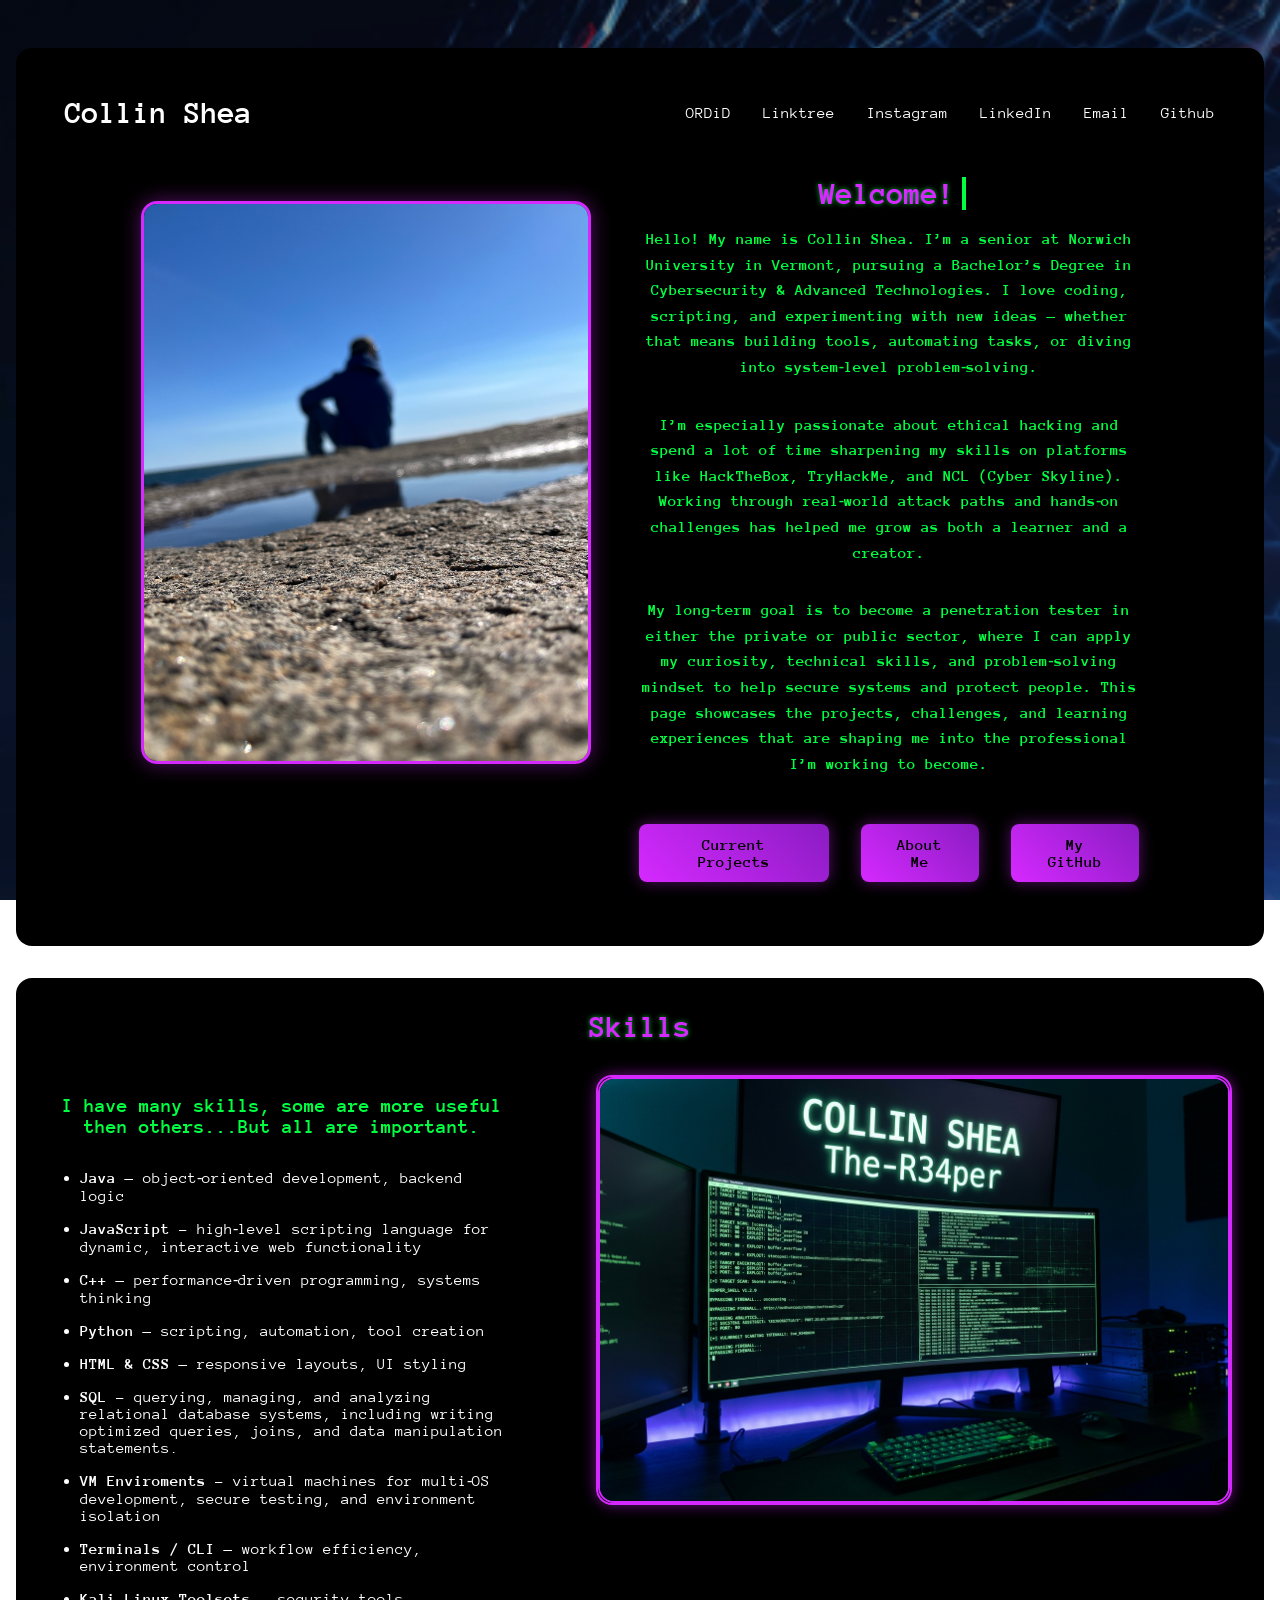
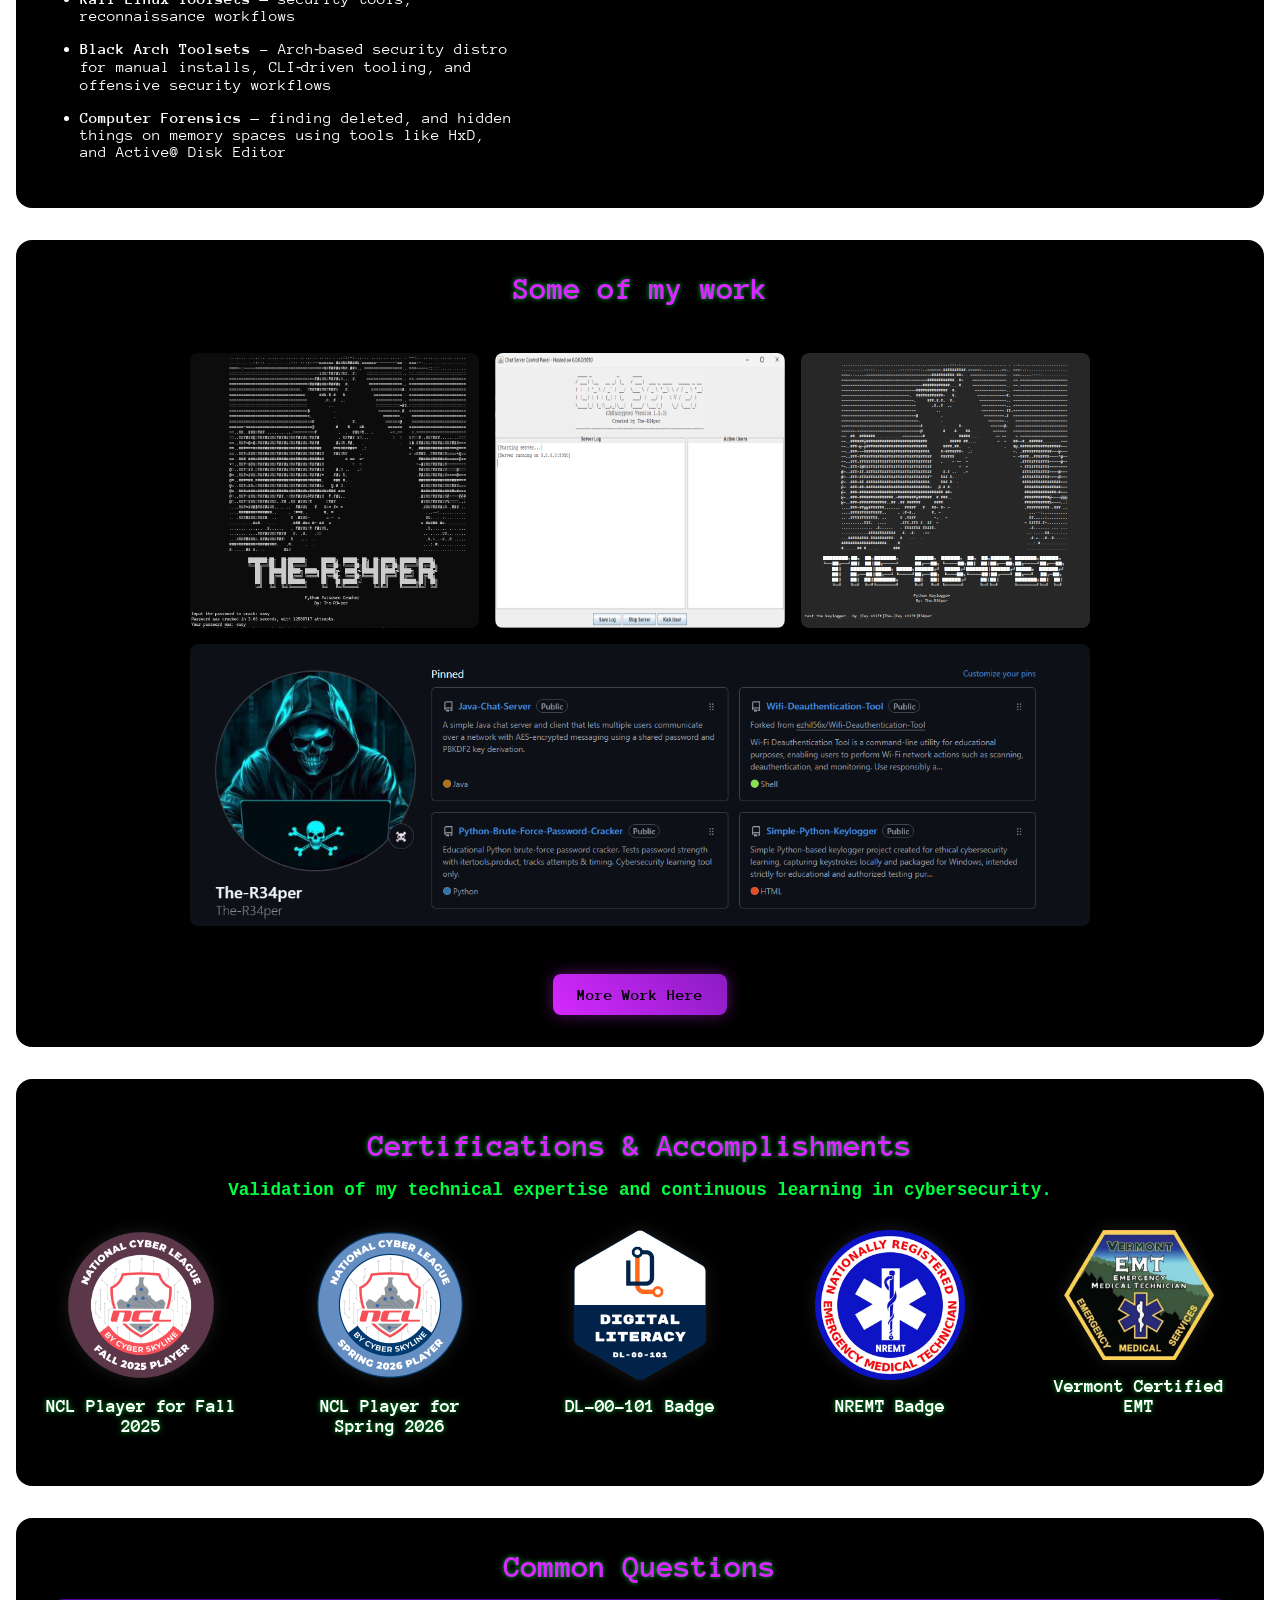
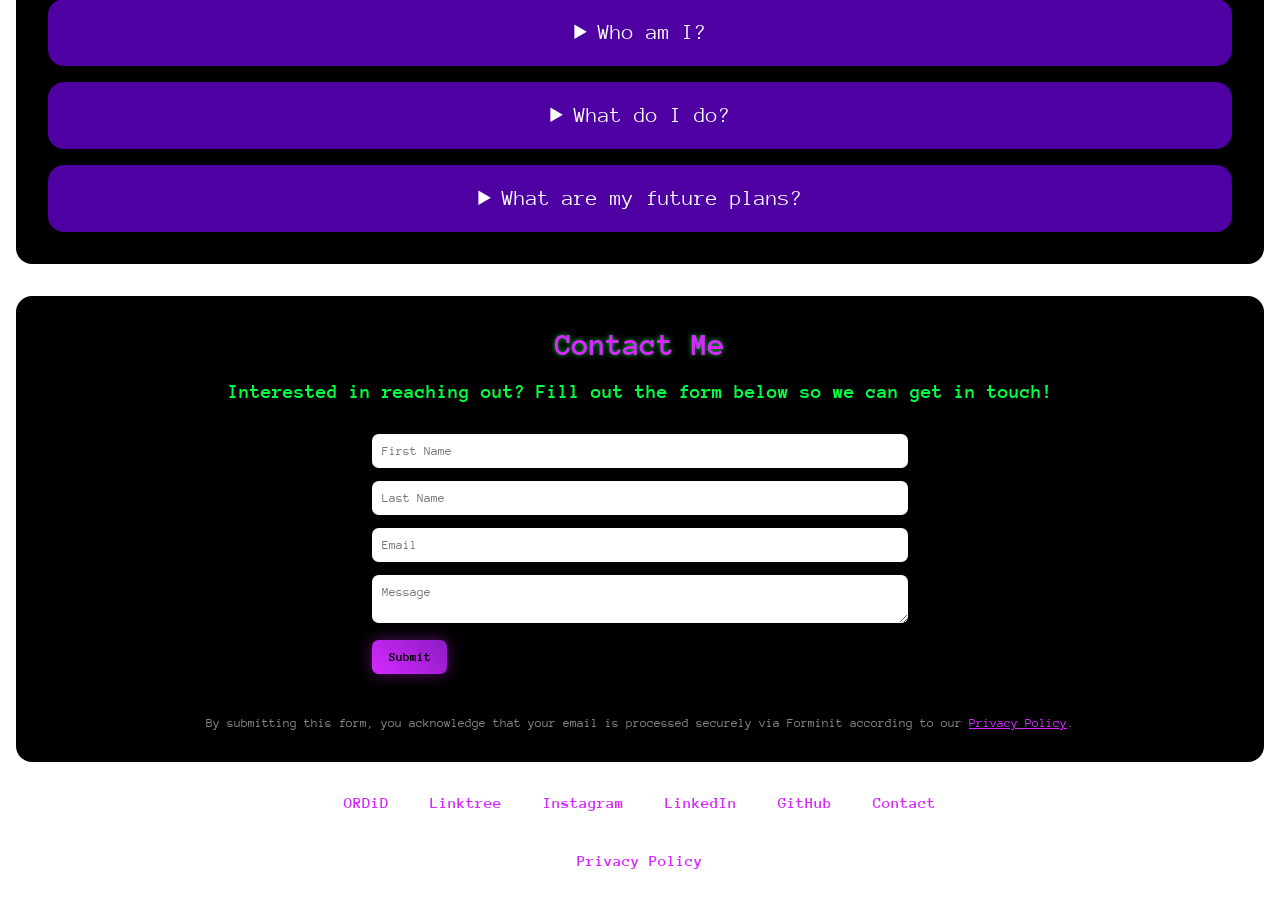
<file: index.html>
<!DOCTYPE html>
<html lang="en">
<head>
  <meta charset="UTF-8">
  <meta name="viewport" content="width=device-width, initial-scale=1.0">
  <title>Collin Shea's Website</title>
  <link rel="stylesheet" href="style.css">
</head>
<body>

  <!-- =========================== 
       Navigation + Header
  ============================ -->
  <header>
    <nav>
      <ul>
        <li><a href="index.html">Collin Shea</a></li>
		<li><a href="https://orcid.org/0009-0004-8806-6350">ORDiD</a></li>
		<li><a href="https://linktr.ee/CollinShea">Linktree</a></li>
		<li><a href="https://www.instagram.com/cshea1024">Instagram</a></li>
		<li><a href="https://www.linkedin.com/in/collinshea/">LinkedIn</a></li>
        <li><a href="mailto:collin.shea1015@gmail.com">Email</a></li>
        <li><a href="https://www.github.com/The-R34per">Github</a></li>
      </ul>
    </nav>

    <div class="top-banner">
      <img src="CollinShea.JPG" class="CollinImage" alt="Collin Shea Image">

      <div class="text-container">
        <h1 class="typing-header">Welcome!</h1>
        <p>Hello! My name is Collin Shea. I’m a senior at Norwich University in Vermont, pursuing a Bachelor’s Degree in Cybersecurity & Advanced Technologies. 
		I love coding, scripting, and experimenting with new ideas — whether that means building tools, automating tasks, or diving into system‑level problem‑solving.</p>

		<p>I’m especially passionate about ethical hacking and spend a lot of time sharpening my skills on platforms like HackTheBox, TryHackMe, and NCL (Cyber Skyline). 
		Working through real‑world attack paths and hands‑on challenges has helped me grow as both a learner and a creator.</p>

		<p>My long‑term goal is to become a penetration tester in either the private or public sector, where I can apply my curiosity, technical skills, 
		and problem‑solving mindset to help secure systems and protect people. This page showcases the projects, challenges, and learning experiences that are shaping me into the professional I’m working to become.</p>
		
        <div class="button-wrapper">
          <a href="projects.html" class="cta-button">Current Projects</a>
		  <a href="aboutMe.html" class="cta-button">About Me</a>
          <a href="https://github.com/The-R34per" class="cta-button secondary">My GitHub</a>
        </div>
      </div>
    </div>
  </header>

  <!-- ===========================
       Skills Section
  ============================ -->
	
  <section>
  <div class="skills">
    <h2>Skills</h2>
    <div class="flex-container">
      <div class="text-container">
        <div class="skills-side-text">
          <p>I have many skills, some are more useful then others...But all are important.</p>
		  <ul class="skills-list">
		  <li><strong>Java</strong> — object‑oriented development, backend logic</li>
		  <li><strong>JavaScript</strong> - high‑level scripting language for dynamic, interactive web functionality</li>
		  <li><strong>C++</strong> — performance‑driven programming, systems thinking</li>
		  <li><strong>Python</strong> — scripting, automation, tool creation</li>
		  <li><strong>HTML & CSS</strong> — responsive layouts, UI styling</li>
		  <li><strong>SQL</strong> - querying, managing, and analyzing relational database systems, including writing optimized queries, joins, and data manipulation statements.</li>
		  <li><strong>VM Enviroments</strong> - virtual machines for multi‑OS development, secure testing, and environment isolation</li>
		  <li><strong>Terminals / CLI</strong> — workflow efficiency, environment control</li>
		  <li><strong>Kali Linux Toolsets</strong> — security tools, reconnaissance workflows</li>
		  <li><strong>Black Arch Toolsets</strong> - Arch‑based security distro for manual installs, CLI‑driven tooling, and offensive security workflows</li>
		  <li><strong>Computer Forensics</strong> — finding deleted, and hidden things on memory spaces using tools like HxD, and Active@ Disk Editor</li>
		  </ul>
        </div>
      </div>

      <div class="skills-photo">
        <img src="skills_image.png" alt="Skills Photo" class="skills-photo">
      </div>
    </div>
  </div>
</section>


  <!-- ===========================
       Work Section
  ============================ -->
  <section id="my-work">
    <h2>Some of my work</h2>

    <div class="grid-container">
      <img src="chat-server.png" style="grid-area: chat-server" alt="Chat Server Project">
      <img src="PassCracker.png" style="grid-area: PassCracker" alt="PassCracker Project">
      <img src="Keylogger.png" style="grid-area: Keylogger" alt="Keylogger Project">
      <img src="profile.png" style="grid-area: profile-pic" alt="Profile Picture">
    </div>

    <a href="https://github.com/The-R34per" class="cta-button">More Work Here</a>
  </section>


	<!-- ===========================
	Certification and Accomplishments
	=========================== -->

<section id="certifications">
    <h2>Certifications & Accomplishments</h2>
    <p>Validation of my technical expertise and continuous learning in cybersecurity.</p>
    
    <div class="certifications-container">
      <div class="cert-item">
        <img src="NCL_Fall25.png" alt="Security+" class="cert-badge">
        <h3>NCL Player for Fall 2025</h3>
      </div>

      <div class="cert-item">
        <img src="NCL_Spring26.png" alt="TryHackMe" class="cert-badge">
        <h3>NCL Player for Spring 2026</h3>
      </div>
	  
	  <div class="cert-item">
		<img src="DL_Badge.png" alt="Digital Literacy DL-00-101 Badge" class="cert-badge">
		<h3>DL-00-101 Badge</h3>
		</div>
		
	<div class="cert-item">
		<img src="NREMT-badge.png" alt="NREMT Badge" class="cert-badge">
		<h3>NREMT Badge</h3>
	</div>
	
	<div class="cert-item">
		<img src="VT-emtBadge.png" alt="Vermont EMT Patch" class="cert-badge">
		<h3>Vermont Certified EMT</h3>
	</div>
      
    </div>
  </section>







  <!-- ===========================
       Common Stuff Section
  ============================ -->
  <section>
    <h2>Common Questions</h2>

    <details>
      <summary>Who am I?</summary>
      <p>I am a college student pursuing a degree in Cybersecurity and Advanced Technologies. I enjoy building projects, exploring new tools, and experimenting with emerging technologies. I also love to 
	  volunteer and serve my community, as I am a volunteer firefighter going on 5 years of service.</p>
    </details>

    <details>
      <summary>What do I do?</summary>
      <p>I develop programs and technical projects in my free time, including this website, which I designed and built independently. 
	  I enjoy exploring code in both structured, ethical ways and in creative, experimental environments.</p>
    </details>

    <details>
      <summary>What are my future plans?</summary>
      <p>I plan to work as a Penetration Tester in either the private or public sectors, focusing on offensive security and applied research. 
	  I also aim to continue developing tools and educational resources for ethical hacking and cybersecurity learning.</p>
    </details>
  </section>

  <!-- ===========================
       Contact Form
  ============================ -->
  <section id="contact-me">
    <h2>Contact Me</h2>
		<p>Interested in reaching out? Fill out the form below so we can get in touch!</p>

	<script src="https://forminit.com/sdk/v1/forminit.js"></script>

	<form id="contact-form">
	  <input type="text" name="fi-sender-firstName" placeholder="First Name" required />
	  <input type="text" name="fi-sender-lastName" placeholder="Last Name" required />
	  <input type="email" name="fi-sender-email" placeholder="Email" required />
	  <textarea name="fi-text-message" placeholder="Message" required></textarea>
	  <button type="submit">Submit</button>
	</form>

	<div id="result"></div>

	<script>
	  const forminit = new Forminit();
	  const FORM_ID = "rhj8qzd38x4";

	  document.getElementById("contact-form").addEventListener("submit", async (e) => {
		e.preventDefault();
		
		const formData = new FormData(e.target);
		const { data, error } = await forminit.submit(FORM_ID, formData);

		const result = document.getElementById("result");
		
		if (error) {
		  result.textContent = error.message;
		  return;
		}
		result.textContent = "Thank you for contacting me, I will be in touch with you!";
		e.target.reset();
	  });
	</script>
	
	<span style="font-size: 0.8em; color: #888; display: block; margin-top: 10px;">
	By submitting this form, you acknowledge that your email is processed securely via Forminit according to our <a href="privacy.html" style="color: var(--purple); text-decoration: underline;">Privacy Policy</a>.
	</span>
	
  </section>

  <!-- ===========================
       Footer
  ============================ -->
	<footer>
		<a href="https://orcid.org/0009-0004-8806-6350">ORDiD</a>
		<a href="https://linktr.ee/CollinShea">Linktree</a>
		<a href="https://www.instagram.com/cshea1024">Instagram</a>
		<a href="https://www.linkedin.com/in/collinshea/">LinkedIn</a>
		<a href="https://github.com/The-R34per">GitHub</a>
		<a href="mailto:collin.shea1015@gmail.com">Contact</a>
	</footer>

	<footer>
		<p>&copy; 2026 Collin Shea. ALl Rights Reserved.</p>
		<a href="privacy.html">Privacy Policy</a>
	</footer>

	</body>
</html>
</file>
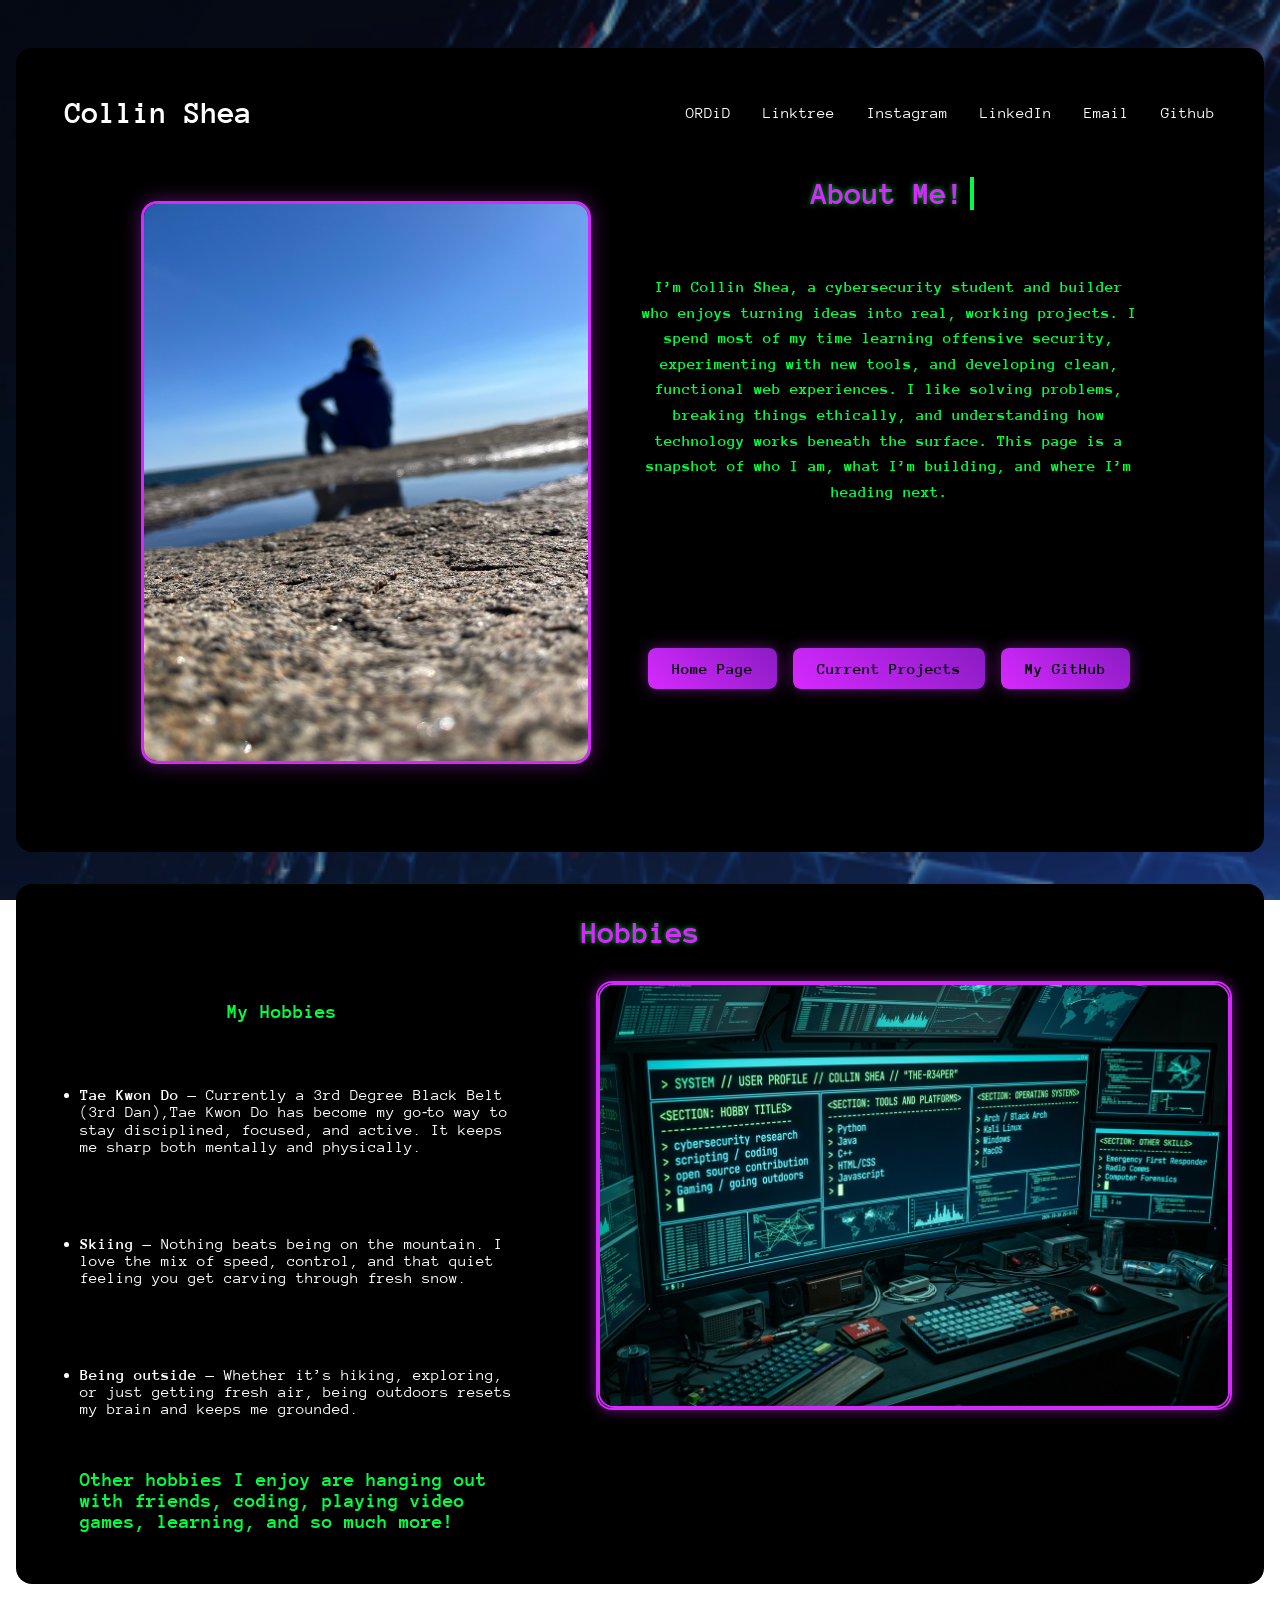
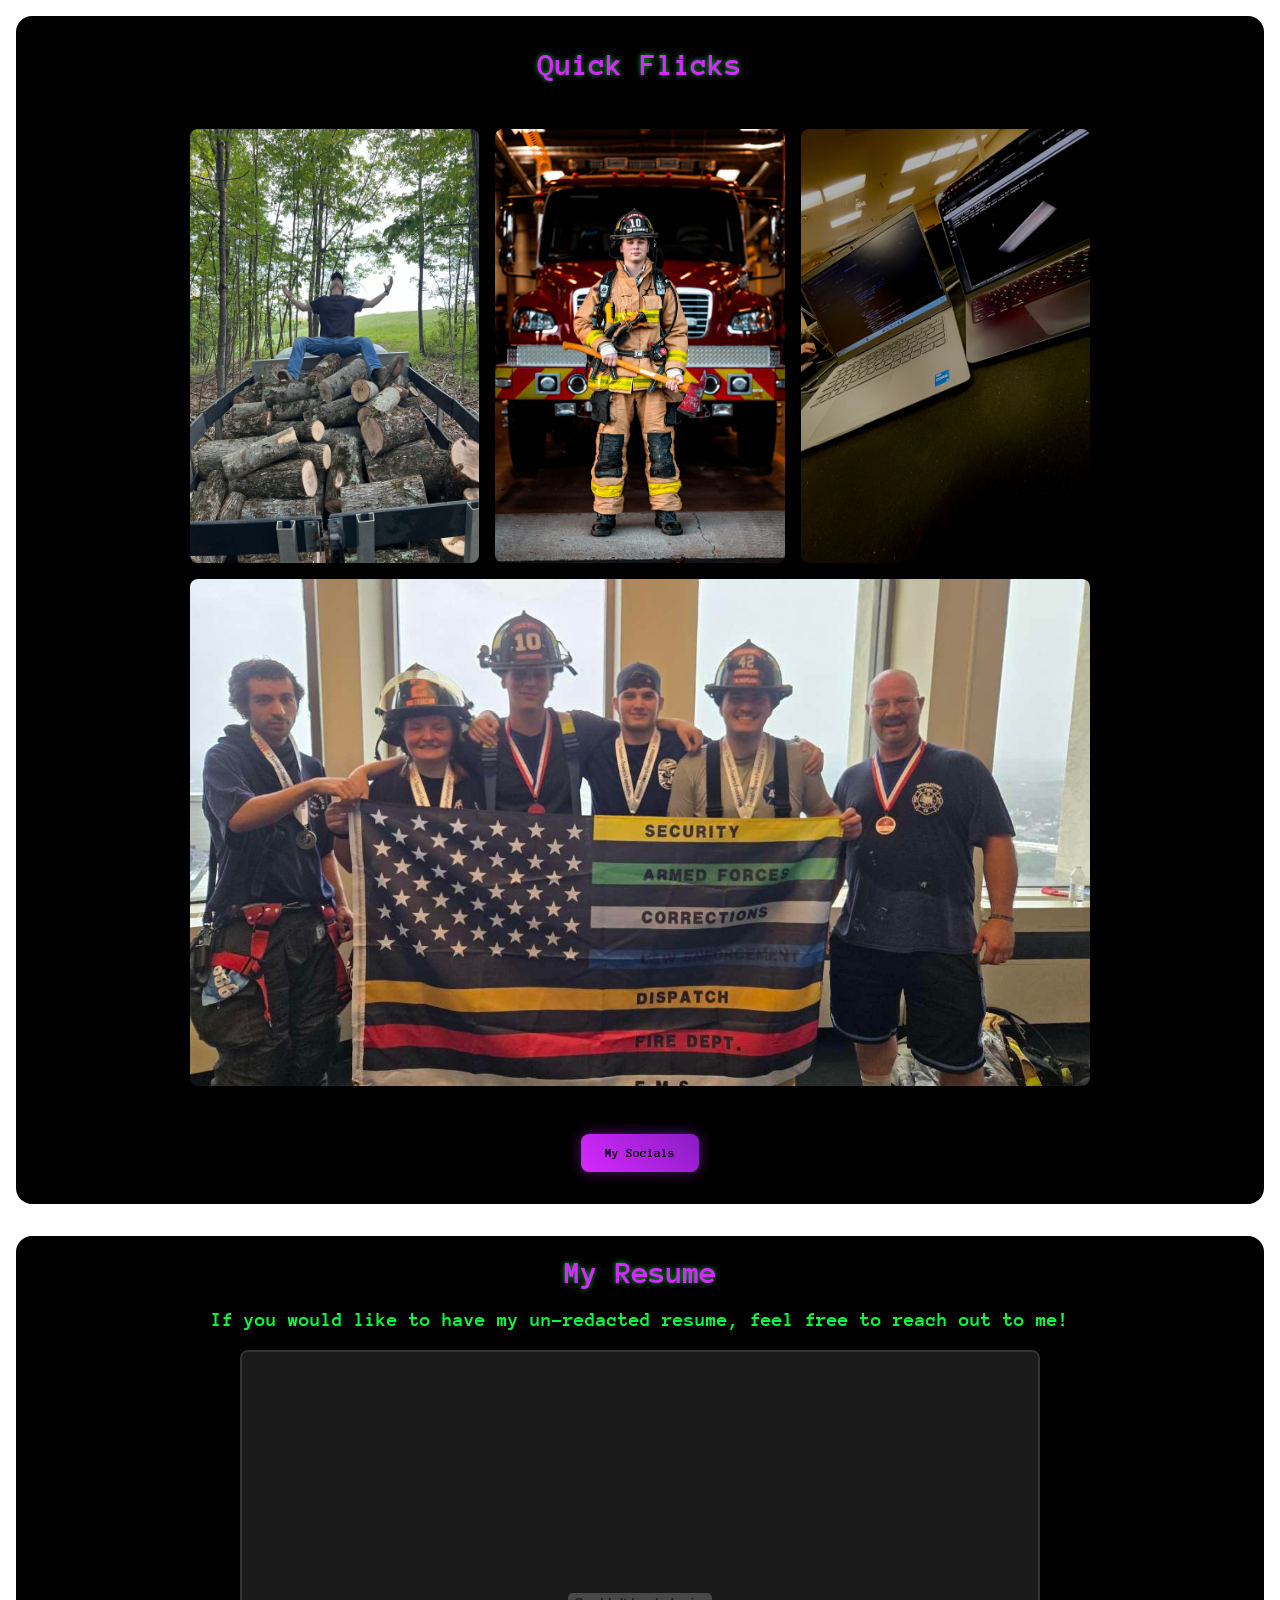
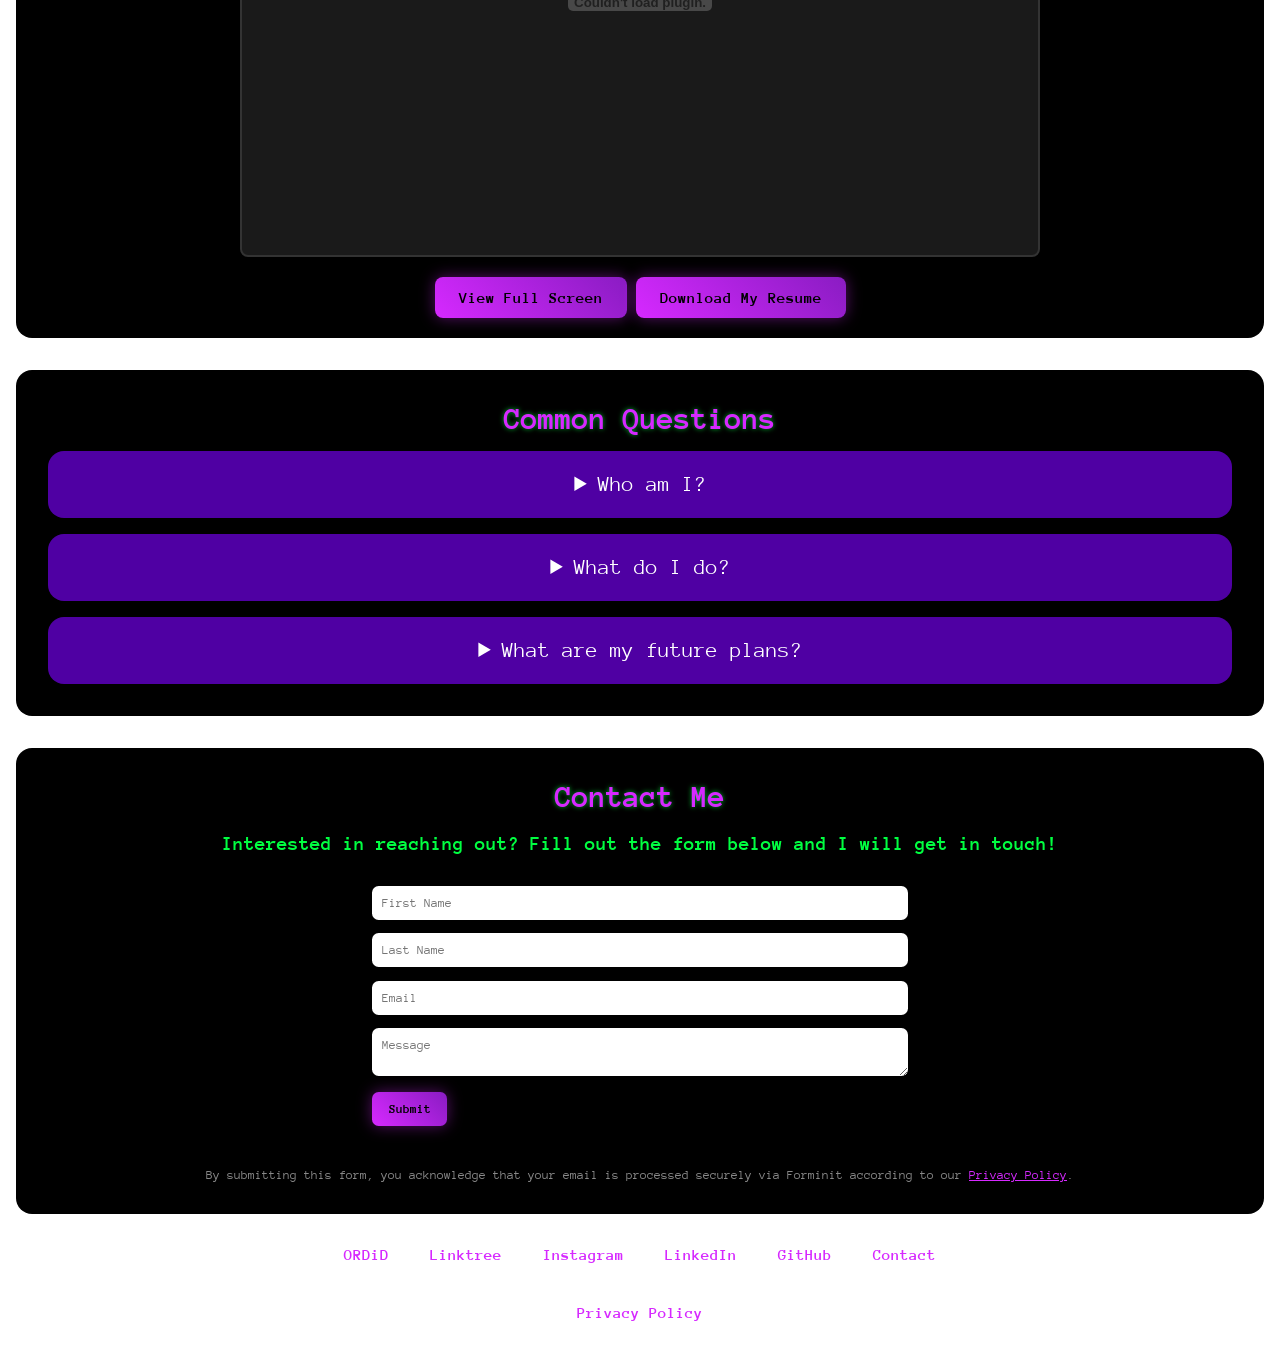
<file: aboutMe.html>
<!DOCTYPE html>
<html lang="en">
<head>
  <meta charset="UTF-8">
  <meta name="viewport" content="width=device-width, initial-scale=1.0">
  <title>Collin Shea's Website</title>
  <link rel="stylesheet" href="aboutMe-style.css">
</head>
<body>

  <!-- ===========================
       Navigation + Header
  ============================ -->
	
  <header>
    <nav>
      <ul>
        <li><a href="index.html">Collin Shea</a></li>
		<li><a href="https://orcid.org/0009-0004-8806-6350">ORDiD</a></li>
		<li><a href="https://linktr.ee/CollinShea">Linktree</a></li>
		<li><a href="https://www.instagram.com/cshea1024">Instagram</a></li>
		<li><a href="https://www.linkedin.com/in/collinshea/">LinkedIn</a></li>
        <li><a href="mailto:collin.shea1015@gmail.com">Email</a></li>
        <li><a href="https://www.github.com/The-R34per">Github</a></li>
      </ul>
    </nav>

    <div class="top-banner">
      <img src="CollinShea.JPG" class="CollinImage" alt="Collin Shea Image">

      <div class="text-container">
        <h1 class="typing-header">About Me!</h1>
        <p>I’m Collin Shea, a cybersecurity student and builder who enjoys turning ideas into real, working projects. 
		I spend most of my time learning offensive security, experimenting with new tools, and developing clean, functional web experiences. 
		I like solving problems, breaking things ethically, and understanding how technology works beneath the surface. 
		This page is a snapshot of who I am, what I’m building, and where I’m heading next.</p>

        <div class="button-wrapper">
          <a href="index.html" class="cta-button">Home Page</a>
		  <a href="projects.html" class="cta-button">Current Projects</a>
          <a href="https://github.com/The-R34per" class="cta-button">My GitHub</a>
        </div>
      </div>
    </div>
  </header>

  <!-- ===========================
       Hobbies
  ============================ -->
  <section>
  <div class="my-hobbies">
    <h2>Hobbies</h2>
    <div class="flex-container">
      <div class="text-container">
        <div class="hobbies-side-text">
          <p>My Hobbies</p>
		  <ul class="hobbies-list">
		  <li><strong>Tae Kwon Do</strong> — Currently a 3rd Degree Black Belt (3rd Dan),Tae Kwon Do has become my go‑to way to stay disciplined, 
		  focused, and active. It keeps me sharp both mentally and physically.<br></li>
		  <li><strong>Skiing</strong> — Nothing beats being on the mountain. I love the mix of speed, control, and that quiet feeling you get carving through fresh snow.<br></li>
		  <li><strong>Being outside</strong> — Whether it’s hiking, exploring, or just getting fresh air, being outdoors resets my brain and keeps me grounded.<br></li>
		  <p>Other hobbies I enjoy are hanging out with friends, coding, playing video games, learning, and so much more!</p>
		  </ul>
        </div>
      </div>

      <div class="hobbies-photo">
        <img src="hobbies_image.png" alt="Current Projects Photo" class="hobbies-photo">
      </div>
    </div>
  </div>
</section>


  <!-- ===========================
       Quick Flicks + Socials
  ============================ -->
  <section id="hobby-photos">
    <h2>Quick Flicks</h2>

    <div class="grid-container">
      <img src="hobby1.png" style="grid-area: chat-server" alt="Chat Server Project">
      <img src="hobby2.png" style="grid-area: PassCracker" alt="PassCracker Project">
      <img src="hobby3.png" style="grid-area: Keylogger" alt="Keylogger Project">
      <img src="hobby4.png" style="grid-area: profile-pic" alt="Profile Picture">
    </div>
	
	<button id="socials-btn" class="cta-button">My Socials</button>
  <div id="socials-terminal" class="terminal hidden">
	<pre id="terminal-text"></pre>
  </div>
	
  </section>
  
  
  



<!-- ===========================
       Resume Section
  ============================ -->

	<section id="resume" style="text-align: center; padding: 20px;">
    <h2 style="color: #m-your-purple-color;">My Resume</h2>
    <p>If you would like to have my un-redacted resume, feel free to reach out to me!</p>	
    <div class="resume-preview">
        <embed src="CollinShea-ResumeREDACTED.pdf" type="application/pdf" width="100%" height="500px" />
    </div>

    <div style="margin-top: 20px;">
        <a href="CollinShea-ResumeREDACTED.pdf" target="_blank" class="cta-button">View Full Screen</a>
        <a href="CollinShea-ResumeREDACTED.pdf" download class="cta-button">Download My Resume</a>
    </div>
</section>


  <!-- ===========================
       Common Stuff Section
  ============================ -->
  <section>
    <h2>Common Questions</h2>

    <details>
      <summary>Who am I?</summary>
      <p>I am a college student who is majoring in Cybersecurity and Advanced Technologies. I like to code, and experiment.</p>
    </details>

    <details>
      <summary>What do I do?</summary>
      <p>I like to create programs in my free time. This website was built completely by myself, in the free time of college papers. I like to experiement with code in ethical and chaotic ways.</p>
    </details>

    <details>
      <summary>What are my future plans?</summary>
      <p>I would like to go work in the private sector as a Penetration Tester. I would also like to create some more programs and tools for ethical hacking and education.</p>
    </details>
  </section>

  <!-- ===========================
       Contact Form
  ============================ -->
  <section id="contact-me">
    <h2>Contact Me</h2>
		<p>Interested in reaching out? Fill out the form below and I will get in touch!</p>

    <script src="https://forminit.com/sdk/v1/forminit.js"></script>

    <form id="contact-form">
      <input type="text" name="fi-sender-firstName" placeholder="First Name" required>
      <input type="text" name="fi-sender-lastName" placeholder="Last Name" required>
      <input type="email" name="fi-sender-email" placeholder="Email" required>
      <textarea name="fi-text-message" placeholder="Message" required></textarea>
      <button type="submit">Submit</button>
    </form>

    <div id="result"></div>

    <script>
      const forminit = new Forminit();
      const FORM_ID = "1uot4rfz87g";

      document.getElementById("contact-form").addEventListener("submit", async (e) => {
        e.preventDefault();

        const formData = new FormData(e.target);
        const { data, error } = await forminit.submit(FORM_ID, formData);

        const result = document.getElementById("result");

        if (error) {
          result.textContent = "Please check your name and try again.";
          return;
        }

        result.textContent = "Thank you! Your message has been received!";
        e.target.reset();
      });
    </script>
	
	<span style="font-size: 0.8em; color: #888; display: block; margin-top: 10px;">
	By submitting this form, you acknowledge that your email is processed securely via Forminit according to our <a href="privacy.html" style="color: var(--purple); text-decoration: underline;">Privacy Policy</a>.
	</span>
	
  </section>

  <!-- ===========================
       Footer
  ============================ -->
  <footer>
	<a href="https://orcid.org/0009-0004-8806-6350">ORDiD</a>
	<a href="https://linktr.ee/CollinShea">Linktree</a>
	<a href="https://www.instagram.com/cshea1024">Instagram</a>
	<a href="https://www.linkedin.com/in/collinshea/">LinkedIn</a>
    <a href="https://github.com/The-R34per">GitHub</a>
    <a href="mailto:collin.shea1015@gmail.com">Contact</a>
  </footer>
  
	<footer>
		<p>&copy; 2026 Collin Shea. ALl Rights Reserved.</p>
		<a href="privacy.html">Privacy Policy</a>
	</footer>

<script src="socials.js"></script>

</body>
</html>
</file>
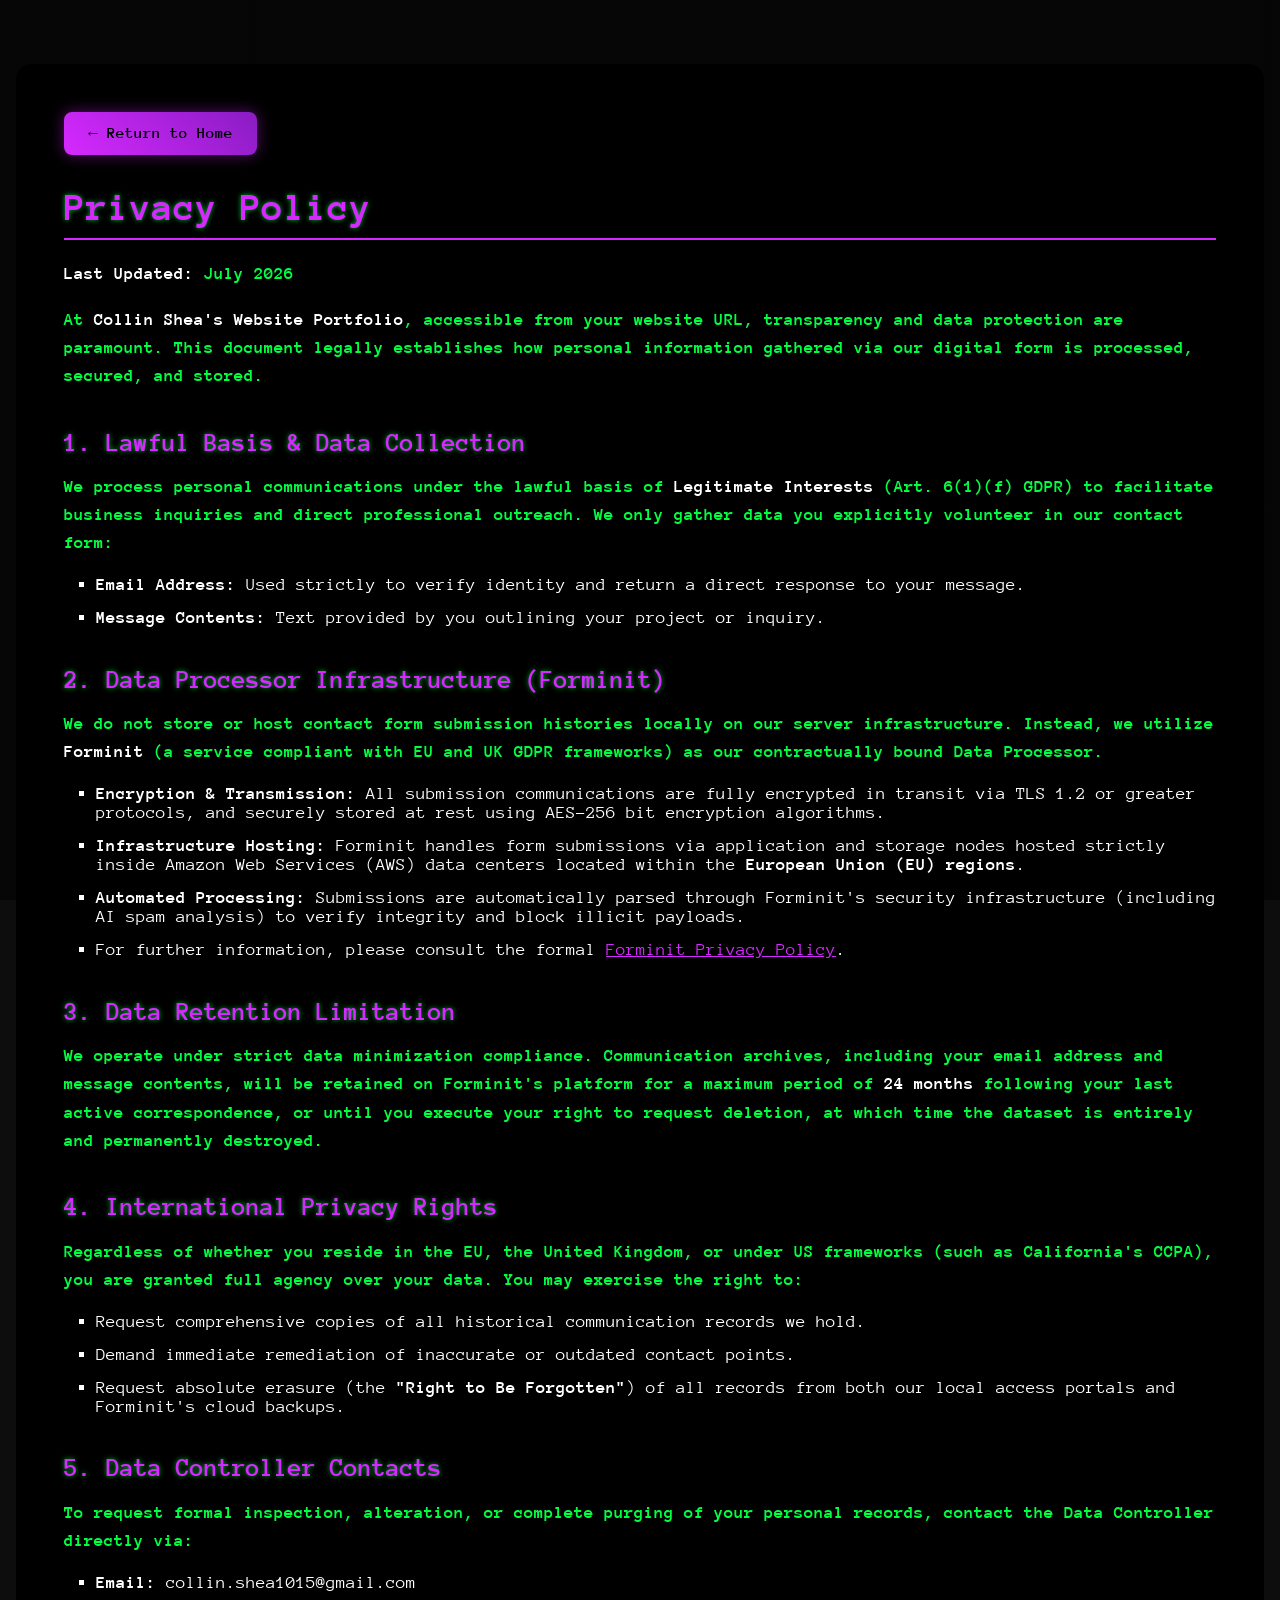
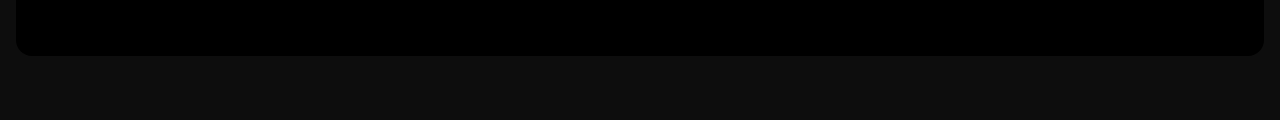
<file: privacy.html>
<!DOCTYPE html>
<html lang="en">
<head>
    <meta charset="UTF-8">
    <meta name="viewport" content="width=device-width, initial-scale=1.0">
    <title>Privacy Policy</title>
    <link rel="stylesheet" href="https://fonts.googleapis.com/css2?family=Anonymous+Pro:ital,wght@0,400;0,700;1,400;1,700&display=swap">
    <style>
        :root {
            --base-color: #03D100; 
            --bg-color: #0d0d0d;       
            --green: #00FF41; 
            --purple: #d629ff; 
            --WHITE: #ffffff;
            --text-shadow: 0 0 5px rgba(0, 255, 65, 0.7);
            --section-background: #000000;
        }

        * {
            margin: 0;
            padding: 0;
            box-sizing: border-box;
        }

        html {
            font-family: 'Anonymous Pro', monospace;
            color: var(--WHITE);
            background-color: var(--bg-color);
        }

        body {
            padding: 2em 1em;
            background-image: linear-gradient(rgba(0, 0, 0, 0.6), rgba(0, 0, 0, 0.6));
            background-size: cover;
            background-position: center;
            background-repeat: no-repeat;
            background-attachment: fixed;
        }

        .policy-container {
            margin: 2em auto;
            width: min(85em, 100%);
            background-color: var(--section-background);
            padding: min(3em, 10%);
            border-radius: 1em;
            text-align: left;
        }

        h1 {
            font-size: 2.5em;
            color: var(--purple);
            text-shadow: var(--text-shadow);
            margin-bottom: 0.5em;
            border-bottom: 2px solid var(--purple);
            padding-bottom: 10px;
        }

        h2 {
            font-size: 1.6rem;
            color: var(--purple);
            text-shadow: var(--text-shadow);
            margin-top: 1.5em;
            margin-bottom: 0.5em;
        }

        p {
            color: var(--green);
            font-weight: bold;
            line-height: 1.6;
            margin: 1em 0;
            font-size: 1.1rem;
        }

        ul {
            padding-left: 2em;
            margin: 1em 0;
            list-style-type: square;
        }

        li {
            margin-bottom: 0.8em;
            color: var(--WHITE);
            font-size: 1.1rem;
        }

        strong {
            color: var(--WHITE);
        }

        .back-btn {
            display: inline-block;
            padding: 12px 24px;
            background: linear-gradient(45deg, var(--purple), #8a1cc3); 
            color: #000000 !important; 
            text-decoration: none;
            font-weight: bold;
            border-radius: 8px;
            border: none;
            cursor: pointer;
            transition: all 0.3s ease;
            box-shadow: 0 0 15px rgba(214, 41, 255, 0.4);
            font-family: 'Anonymous Pro', monospace;
            text-align: center;
            margin-bottom: 2em;
        }

        .back-btn:hover {
            transform: translateY(-3px);
            box-shadow: 0 0 25px rgba(214, 41, 255, 0.7);
            background: linear-gradient(45deg, #e05cff, var(--purple));
            color: #000000 !important;
        }

        a.inline-link {
            color: var(--purple);
            text-decoration: underline;
        }

        @media (max-width: 640px) {
            .back-btn { width: 100%; }
            h1 { font-size: 2em; }
        }
    </style>
</head>
<body>

    <div class="policy-container">
        <a href="index.html" class="back-btn">&larr; Return to Home</a>

        <h1>Privacy Policy</h1>
        <p><strong>Last Updated:</strong> July 2026</p>

        <p>At <strong>Collin Shea's Website Portfolio</strong>, accessible from your website URL, transparency and data protection are paramount. This document legally establishes how personal information gathered via our digital form is processed, secured, and stored.</p>

        <h2>1. Lawful Basis & Data Collection</h2>
        <p>We process personal communications under the lawful basis of <strong>Legitimate Interests</strong> (Art. 6(1)(f) GDPR) to facilitate business inquiries and direct professional outreach. We only gather data you explicitly volunteer in our contact form:</p>
        <ul>
            <li><strong>Email Address:</strong> Used strictly to verify identity and return a direct response to your message.</li>
            <li><strong>Message Contents:</strong> Text provided by you outlining your project or inquiry.</li>
        </ul>

        <h2>2. Data Processor Infrastructure (Forminit)</h2>
        <p>We do not store or host contact form submission histories locally on our server infrastructure. Instead, we utilize <strong>Forminit</strong> (a service compliant with EU and UK GDPR frameworks) as our contractually bound Data Processor. </p>
        <ul>
            <li><strong>Encryption & Transmission:</strong> All submission communications are fully encrypted in transit via TLS 1.2 or greater protocols, and securely stored at rest using AES-256 bit encryption algorithms.</li>
            <li><strong>Infrastructure Hosting:</strong> Forminit handles form submissions via application and storage nodes hosted strictly inside Amazon Web Services (AWS) data centers located within the <strong>European Union (EU) regions</strong>.</li>
            <li><strong>Automated Processing:</strong> Submissions are automatically parsed through Forminit's security infrastructure (including AI spam analysis) to verify integrity and block illicit payloads.</li>
            <li>For further information, please consult the formal <a class="inline-link" href="https://forminit.com/privacy-policy/" target="_blank">Forminit Privacy Policy</a>.</li>
        </ul>

        <h2>3. Data Retention Limitation</h2>
        <p>We operate under strict data minimization compliance. Communication archives, including your email address and message contents, will be retained on Forminit's platform for a maximum period of <strong>24 months</strong> following your last active correspondence, or until you execute your right to request deletion, at which time the dataset is entirely and permanently destroyed.</p>

        <h2>4. International Privacy Rights</h2>
        <p>Regardless of whether you reside in the EU, the United Kingdom, or under US frameworks (such as California's CCPA), you are granted full agency over your data. You may exercise the right to:</p>
        <ul>
            <li>Request comprehensive copies of all historical communication records we hold.</li>
            <li>Demand immediate remediation of inaccurate or outdated contact points.</li>
            <li>Request absolute erasure (the <strong>"Right to Be Forgotten"</strong>) of all records from both our local access portals and Forminit's cloud backups.</li>
        </ul>

        <h2>5. Data Controller Contacts</h2>
        <p>To request formal inspection, alteration, or complete purging of your personal records, contact the Data Controller directly via:</p>
        <ul>
            <li><strong>Email:</strong> collin.shea1015@gmail.com</li>
        </ul>
    </div>

</body>
</html>
</file>
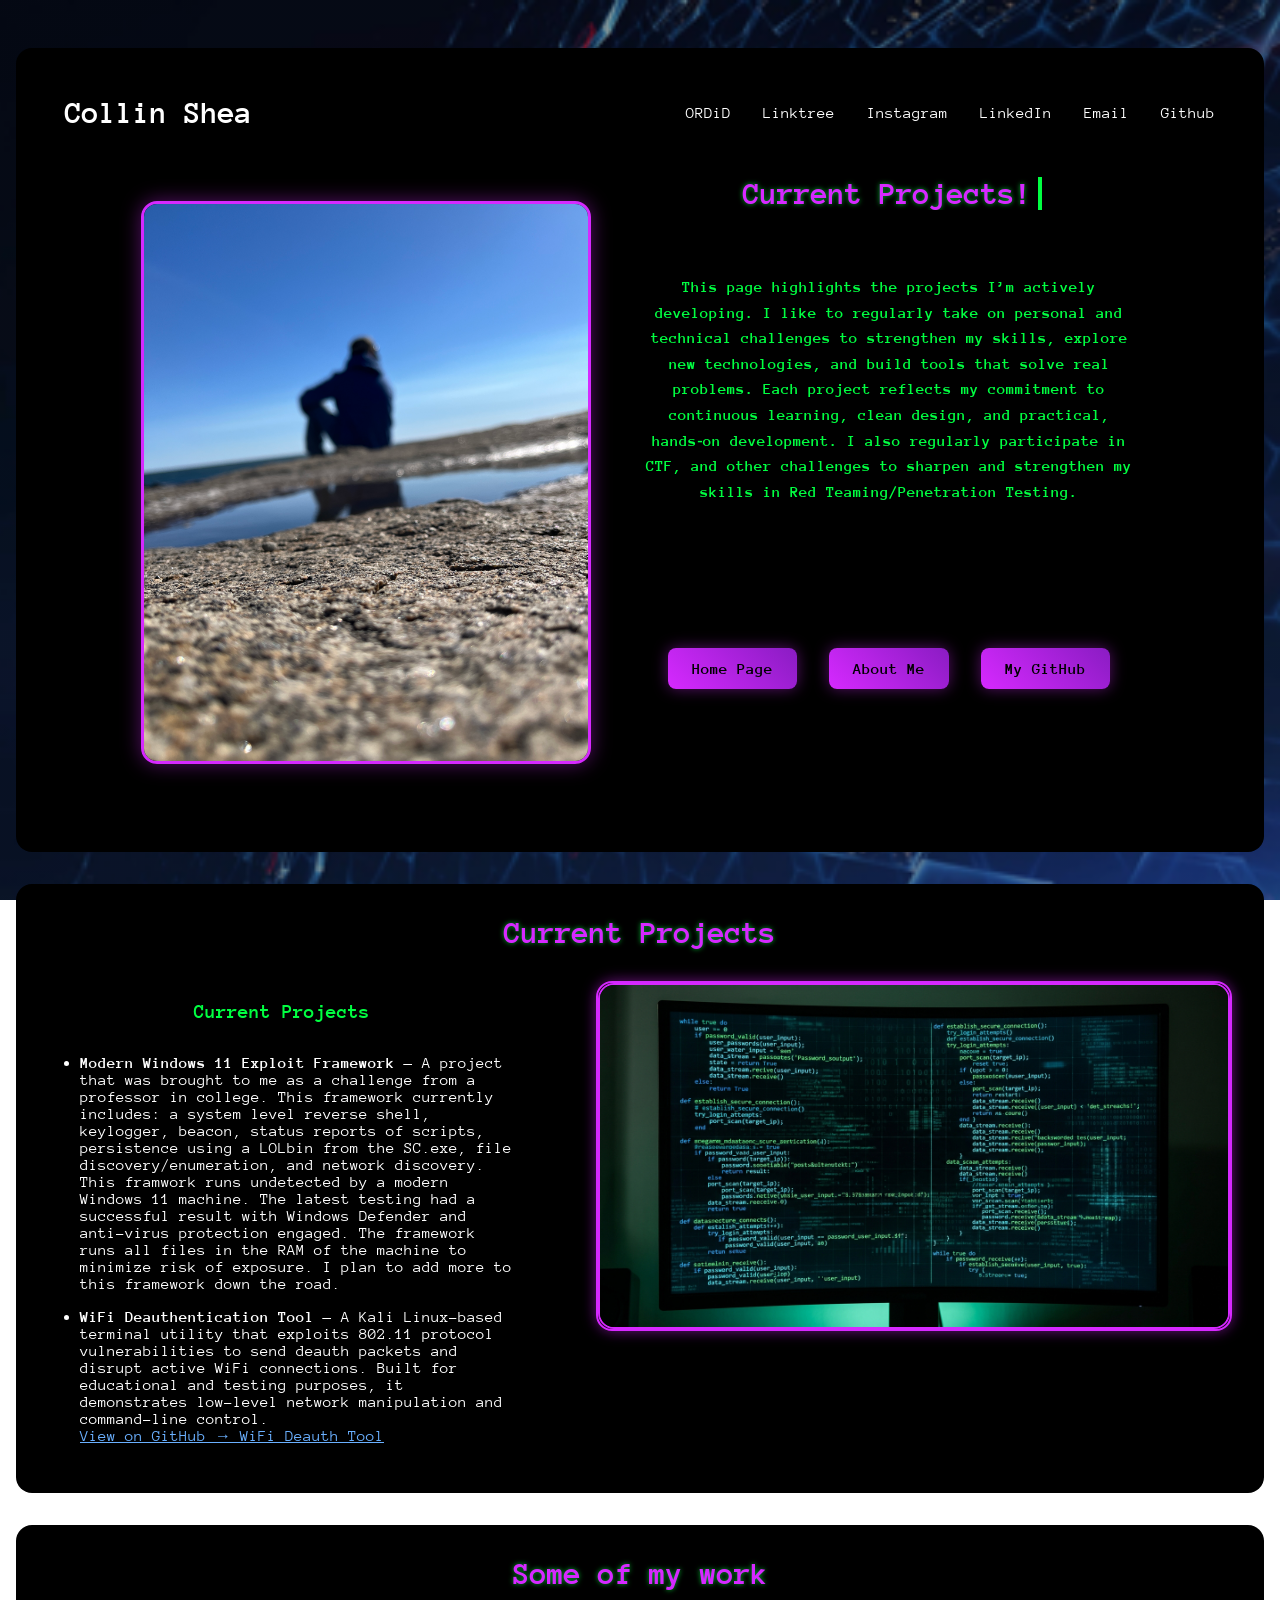
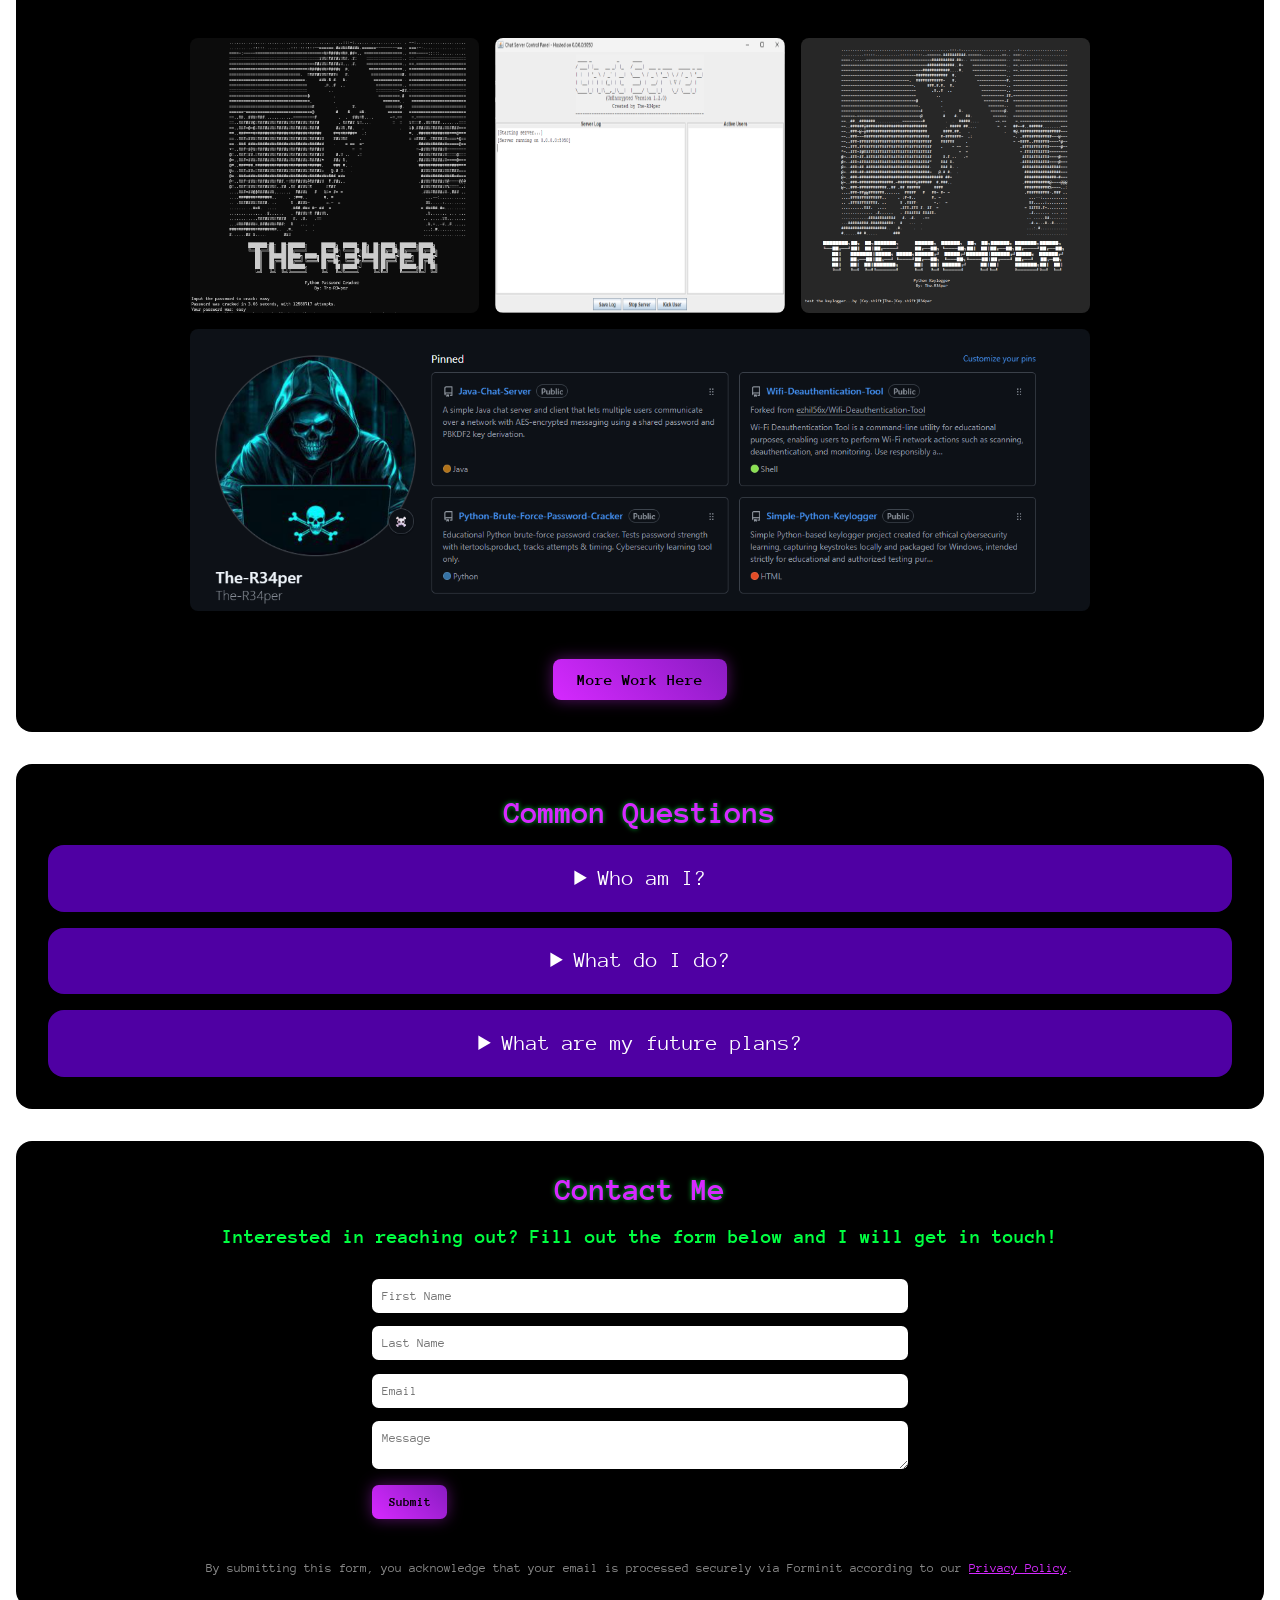
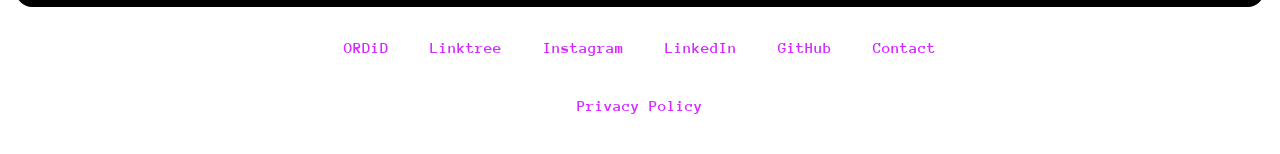
<file: projects.html>
<!DOCTYPE html>
<html lang="en">
<head>
  <meta charset="UTF-8">
  <meta name="viewport" content="width=device-width, initial-scale=1.0">
  <title>Collin Shea's Website</title>
  <link rel="stylesheet" href="projects-style.css">
</head>
<body>

  <!-- ===========================
       Navigation + Header
  ============================ -->
	
  <header>
    <nav>
      <ul>
        <li><a href="index.html">Collin Shea</a></li>
		<li><a href="https://orcid.org/0009-0004-8806-6350">ORDiD</a></li>
		<li><a href="https://linktr.ee/CollinShea">Linktree</a></li>
		<li><a href="https://www.instagram.com/cshea1024">Instagram</a></li>
		<li><a href="https://www.linkedin.com/in/collinshea/">LinkedIn</a></li>
        <li><a href="mailto:collin.shea1015@gmail.com">Email</a></li>
        <li><a href="https://www.github.com/The-R34per">Github</a></li>
      </ul>
    </nav>

    <div class="top-banner">
      <img src="CollinShea.JPG" class="CollinImage" alt="Collin Shea Image">

      <div class="text-container">
        <h1 class="typing-header">Current Projects!</h1>
        <p>This page highlights the projects I’m actively developing. I like to regularly take on personal and technical challenges to strengthen my skills, explore new technologies, 
		and build tools that solve real problems. Each project reflects my commitment to continuous learning, clean design, and practical, hands‑on development. I also regularly participate in CTF, and other
		challenges to sharpen and strengthen my skills in Red Teaming/Penetration Testing.</p>

        <div class="button-wrapper">
          <a href="index.html" class="cta-button">Home Page</a>
		  <a href="aboutMe.html" class="cta-button third">About Me</a>
          <a href="https://github.com/The-R34per" class="cta-button secondary">My GitHub</a>
        </div>
      </div>
    </div>
  </header>

  <!-- ===========================
       Current Projects Section
  ============================ -->
  <section>
  <div class="current-projects">
    <h2>Current Projects</h2>
    <div class="flex-container">
      <div class="text-container">
        <div class="projects-side-text">
          <p>Current Projects</p>
		  <ul class="projects-list">
		  <li><strong>Modern Windows 11 Exploit Framework</strong> — A project that was brought to me as a challenge from a professor in college. This framework currently includes: a system level reverse shell, keylogger, 
			beacon, status reports of scripts, persistence using a LOLbin from the SC.exe, file discovery/enumeration, and network discovery. This framwork runs undetected by a modern Windows 11 machine. The latest testing 
			had a successful result with Windows Defender and anti-virus protection engaged. The framework runs all files in the RAM of the machine to minimize risk of exposure. I plan to add more to this framework down the road.
			<br>
			</li>
		  <li><strong>WiFi Deauthentication Tool</strong> — A Kali Linux-based terminal utility that exploits 802.11 protocol 
		  vulnerabilities to send deauth packets and disrupt active WiFi connections. 
		  Built for educational and testing purposes, it demonstrates low-level network manipulation and command-line control.
		  <br>
			  <a href="https://github.com/The-R34per/Wifi-Deauthentication-Tool" traget="_blank" style="color:#6ab0ff;"> View on GitHub → WiFi Deauth Tool</a>
		  </li>
		  
		  </ul>
        </div>
      </div>

      <div class="projects-photo">
        <img src="projects_image.png" alt="Current Projects Photo" class="projects-photo">
      </div>
    </div>
  </div>
</section>


  <!-- ===========================
       Work Section
  ============================ -->
  <section id="my-work">
    <h2>Some of my work</h2>

    <div class="grid-container">
      <img src="chat-server.png" style="grid-area: chat-server" alt="Chat Server Project">
      <img src="PassCracker.png" style="grid-area: PassCracker" alt="PassCracker Project">
      <img src="Keylogger.png" style="grid-area: Keylogger" alt="Keylogger Project">
      <img src="profile.png" style="grid-area: profile-pic" alt="Profile Picture">
    </div>

    <a href="https://github.com/The-R34per" class="cta-button">More Work Here</a>
  </section>

  <!-- ===========================
       Common Stuff Section
  ============================ -->
  <section>
    <h2>Common Questions</h2>

    <details>
      <summary>Who am I?</summary>
      <p>I am a college student who is majoring in Cybersecurity and Advanced Technologies. I like to code, and experiment.</p>
    </details>

    <details>
      <summary>What do I do?</summary>
      <p>I like to create programs in my free time. This website was built completely by myself, in the free time of college papers. I like to experiement with code in ethical and chaotic ways.</p>
    </details>

    <details>
      <summary>What are my future plans?</summary>
      <p>I would like to go work in the private sector as a Penetration Tester. I would also like to create some more programs and tools for ethical hacking and education.</p>
    </details>
  </section>

  <!-- ===========================
       Contact Form
  ============================ -->
  <section id="contact-me">
    <h2>Contact Me</h2>
		<p>Interested in reaching out? Fill out the form below and I will get in touch!</p>

    <script src="https://forminit.com/sdk/v1/forminit.js"></script>

    <form id="contact-form">
      <input type="text" name="fi-sender-firstName" placeholder="First Name" required>
      <input type="text" name="fi-sender-lastName" placeholder="Last Name" required>
      <input type="email" name="fi-sender-email" placeholder="Email" required>
      <textarea name="fi-text-message" placeholder="Message" required></textarea>
      <button type="submit">Submit</button>
    </form>

    <div id="result"></div>

    <script>
      const forminit = new Forminit();
      const FORM_ID = "1uot4rfz87g";

      document.getElementById("contact-form").addEventListener("submit", async (e) => {
        e.preventDefault();

        const formData = new FormData(e.target);
        const { data, error } = await forminit.submit(FORM_ID, formData);

        const result = document.getElementById("result");

        if (error) {
          result.textContent = "Please check your name and try again.";
          return;
        }

        result.textContent = "Thank you! Your message has been received!";
        e.target.reset();
      });
    </script>
	
	<span style="font-size: 0.8em; color: #888; display: block; margin-top: 10px;">
	By submitting this form, you acknowledge that your email is processed securely via Forminit according to our <a href="privacy.html" style="color: var(--purple); text-decoration: underline;">Privacy Policy</a>.
	</span>
	
  </section>

	

  <!-- ===========================
       Footer
  ============================ -->
  <footer>
	<a href="https://orcid.org/0009-0004-8806-6350">ORDiD</a>
	<a href="https://linktr.ee/CollinShea">Linktree</a>
	<a href="https://www.instagram.com/cshea1024">Instagram</a>
	<a href="https://www.linkedin.com/in/collinshea/">LinkedIn</a>
    <a href="https://github.com/The-R34per">GitHub</a>
    <a href="mailto:collin.shea1015@gmail.com">Contact</a>
  </footer>

	<footer>
		<p>&copy; 2026 Collin Shea. ALl Rights Reserved.</p>
		<a href="privacy.html">Privacy Policy</a>
	</footer>

</body>
</html>
</file>
<file: style.css>
@import url('https://fonts.googleapis.com/css2?family=Gravitas+One&display=swap');
@import url('https://fonts.googleapis.com/css2?family=Anonymous+Pro:ital,wght@0,400;0,700;1,400;1,700&family=Gravitas+One&display=swap');

/* ===========================
   Root Variables
=========================== */
:root {
    --base-color: #03D100; 
	--primary-color: #ffc06e; 
    --secondary-color: #8D8DFF; 
    
	
	--bg-color: #0d0d0d;       
    --green: #00FF41; 
    --purple: #d629ff; 
    --red: #ff3131;    
    --text-shadow: 0 0 5px rgba(0, 255, 65, 0.7);
	--WHITE: #ffffff;
	--text-shadow: 0 0 5px rgba(0, 255, 65, 0.7);
	--section-background: #000000;
    
}

* {
    margin: 0;
    padding: 0;
    box-sizing: border-box;
}

html {
    font-family: 'Anonymous Pro';
    color: var(--WHITE);
}

body {
    padding: 1em;
    background-image:
        linear-gradient(rgba(0, 0, 0, 0.4), rgba(0, 0, 0, 0.4)),
        url('background.jpeg');
    background-size: cover;
    background-position: center;
    background-repeat: no-repeat;
    background-attachment: fixed;
}

h1, h2, h3 {
    font-family: 'Anonymous Pro';
	text-shadow: var(--text-shadow);
}

/* ===========================
   Typing header effect / Top Banner Section
=========================== */

.top-banner h1 {
    font-size: 2rem;
    color: var(--purple);
}

.typing-header {
  color: var(--purple);
  font-family: 'Anonymous Pro', monospace;
  overflow: hidden;            
  white-space: nowrap;         
  
  border-right: 4px solid var(--green); 
  
  width: 0;                    
  display: inline-block;       
  margin: 0 auto;              

  animation: 
    typing 2s steps(9) forwards, 
    blink-caret 0.75s step-end infinite;
}

@keyframes typing {
  from { width: 0; }
  to { width: 9ch; } 
}

@keyframes blink-caret {
  from, to { border-color: transparent; }
  50% { border-color: var(--green); }
}

h1 {
    font-size: 2.5em;
}

h2 {
    font-size: 2rem;
}

section p {
    margin-top: 1em;
    font-size: 1.25rem;
	font-weight: bold;
}


/* ===========================
   Collin Shea Image
=========================== */


header img.CollinImage {
    max-width: 450px; 
    width: 100%;
    height: auto;
    aspect-ratio: 4 / 5; 
    border-radius: 1em;
    object-fit: cover;
    object-position: 20% center; 
    border: 3px solid var(--purple);
    box-shadow: 0 0 20px rgba(214, 41, 255, 0.4);
    margin: 1.5em 0;
}




.top-banner {
    display: flex;
    justify-content: center; 
    align-items: center;     
    flex-wrap: wrap;
    gap: 4em;
    margin: 2em auto;
    width: min(85em, 100%);
    text-align: center;     
}


.text-container {
    flex: 1;
    max-width: 500px;
    display: flex;
    flex-direction: column;
    align-items: center;    
    text-align: center;     
}


.top-banner p {
    color: var(--green);
    font-weight: bold;
    line-height: 1.6;
    margin: 1em 0;           
    padding: 0; 
}

/* ===========================
   Navigation
=========================== */
nav {
    margin: 1em auto 3em auto;
    width: min(1150px, 100%);
}

nav ul {
    display: flex;
    justify-content: flex-end;
    align-items: center;
    list-style-type: none;
    gap: 2em;
    padding: 0 0 0 0;
}

nav li:first-child {
    margin-right: auto;
    font-family: 'Anonymous Pro';
    font-weight: bold;
	font-size: 2em;
}

nav a {
    text-decoration: none;
    color: var(--WHITE);
}

nav a:hover {
    text-decoration: underline;
}

/* ===========================
   Layout Containers
=========================== */
header, section {
    margin: 2em auto;
    width: min(85em, 100%);
    background-color: var(--section-background);
    padding: min(2em, 15%);
    border-radius: 1em;
    text-align: center;
}

.top-banner {
    display: flex;
    justify-content: center;
    align-items: flex-start;
    flex-wrap: wrap;
    gap: 3em;
	
}

.top-banner p {
	font-weight: bold;
	padding-top: 0em;							
	padding-bottom: 0em;
}

.text-container {
    flex: 0 1 34em;
}

.button-wrapper {
    display: flex;          
    justify-content: center; 
    gap: 2em;            
    margin-top: 2em;       
}


.cta-button, 
.download-resume, 
form button {
    display: inline-block;
    padding: 12px 24px;
    background: linear-gradient(45deg, var(--purple), #8a1cc3); 
    color: #000000 !important; 
    text-decoration: none;
    font-weight: bold;
    border-radius: 8px;
    border: none;
    cursor: pointer;
    transition: all 0.3s ease;
    box-shadow: 0 0 15px rgba(214, 41, 255, 0.4);
    font-family: 'Anonymous Pro', monospace;
    text-align: center;
}

.cta-button:hover, 
.download-resume:hover, 
form button:hover {
    transform: translateY(-3px);
    box-shadow: 0 0 25px rgba(214, 41, 255, 0.7);
    background: linear-gradient(45deg, #e05cff, var(--purple));
    color: #000000 !important;
}

/* ===========================
   Skills Section
=========================== */
.skills h2 {
  color: var(--purple);
  text-align: center;
  margin-bottom: 1em;
}


.skills p {
    color: var(--green);
	font-weight: bold;
}

.skills-list {
    margin-top: 2em;         
    padding-left: 2em;       
    text-align: left;        
    list-style-position: outside; 
}

.skills-list li {
    margin-bottom: 1em;      
    color: var(--WHITE);     
    font-weight: normal;  
	text-shadow: 0 0 8px var(----purple);	
}

.flex-container {
  display: flex;
  justify-content: space-between;
  align-items: flex-start;
  flex-wrap: wrap;
  gap: 3em;
}


.skills-side-text {
  text-align: center-left;
  color: var(--WHITE);
  padding-right: 2em;
}


.skills-photo {
    flex: 1;
    display: flex;
    justify-content: center;
    align-items: center;
    max-width: 500px; 
    margin: 0 auto;
}

.skills-image-container {
  flex: 1;             
  display: flex;
  justify-content: center;
  align-items: center;
  min-width: 300px;     
}

.skills-photo {
  max-width: 100%;      
  height: auto;
  border-radius: 1em;   
  border: 2px solid var(--purple); 
  box-shadow: 0 0 15px rgba(214, 41, 255, 0.3);
}


/* ===========================
    Certifications
=========================== */

#certifications {
    text-align: center;
    padding: 2em min(2em, 15%); /* Matches your other sections */
}

#certifications p {
    color: var(--green);
    font-family: 'Anonymous Pro', monospace; 
    margin-bottom: 2em;
    font-size: 1.1rem;
}

.certifications-container {
    display: flex;
    justify-content: center;
    flex-wrap: wrap;
    gap: 3em;
    margin-top: 30px;
}

.cert-item {
    display: flex;
    flex-direction: column;
    align-items: center;
    gap: 1em;
    flex: 1 1 200px; /* Allows them to wrap on smaller screens */
}

.cert-item h3 {
    font-size: 1.2rem;
    color: var(--WHITE);
}

.cert-badge {
    max-width: 150px; /* Adjust based on your badge sizes */
    height: auto;
    transition: transform 0.3s ease, filter 0.3s ease;
    filter: drop-shadow(0 0 8px rgba(255, 255, 255, 0.1));
}

.cert-badge:hover {
    transform: scale(1.1); 
    filter: drop-shadow(0 0 20px rgba(214, 41, 255, 0.6));
}




/* ===========================
   Work Grid
=========================== */
#my-work h2 {
    color: var(--purple);
}

.grid-container {
    margin: 3em auto;
    display: grid;
    grid-template-columns: repeat(3, 1fr);
    grid-template-rows: auto auto;
    grid-template-areas:
        "PassCracker chat-server Keylogger"
        "profile-pic profile-pic profile-pic";
    gap: 1em;
    max-width: 900px;
    justify-content: center;
    align-items: center;
}

.grid-container img {
    height: 100%;
    width: 100%;
    border-radius: .5em;
    transition: 100ms ease;
}

.grid-container img:hover {
    scale: 1.15;
}

/* ===========================
    Certifications
=========================== */

#certifications {
    text-align: center;
    padding: 50px 20px;
}

.certifications-container {
    display: flex;
    justify-content: center;
    flex-wrap: wrap;
    gap: 40px;
    margin-top: 30px;
}

#certifications p {
    color: var(--green);
    font-family: 'Courier New', Courier, monospace; 
    margin-bottom: 20px;
    font-size: 1.1rem;
}

.cert-badge {
    transition: transform 0.3s ease, filter 0.3s ease;
    filter: drop-shadow(0 0 8px rgba(255, 255, 255, 0.1));
}

.cert-badge:hover {
    transform: scale(1.08); 
    filter: drop-shadow(0 0 15px rgba(255, 255, 255, 0.3));
}


/* ===========================
   Details Section (My Work)
=========================== */

section h2 {
	color: var(--purple);
}

details {
    margin-top: 1em;
    background-color: #4F00A3;
    border-radius: 1em;
}

details summary {
    padding: 1em;
    font-size: 1.37rem;
    font-family: 'Anonymous Pro';
    color: var(--WHITE);
}

details p {
    padding: 1em 2em;
    background-color: #390075;
    border-radius: 0.75em;
}

/* ===========================
   Contact Form
=========================== */

#contact-me h2 {
	color: var(--purple);
}

#contact-me p {
	color: var(--green);
}

form {
    text-align: left;
    max-width: 600px;
    margin: 0 auto;
    background-color: var(--section-background);
    padding: 2em;
    border-radius: 1em;
}

form input,
form textarea {
    width: 100%;
    padding: 0.75em;
    margin-bottom: 1em;
    border-radius: 0.5em;
    border: none;
    font-family: 'Anonymous Pro';
}

form button {
    background-color: var(--purple);
    color: black;
    padding: 0.75em 1.25em;
    border-radius: 0.5em;
    font-weight: 600;
    cursor: pointer;
}

/* ===========================
   Footer
=========================== */
footer {
    padding-bottom: 1.5em;
    text-align: center;
}

footer a {
    margin: 0 1em;
    text-decoration: none;
    color: var(--purple);
    font-family: 'Anonymous Pro', sans-serif;
    font-weight: bold;
}

footer a:hover {
    text-decoration: underline;
}

/* ===========================
   Responsive
=========================== */
@media (max-width: 988px) {
    header {
        text-align: center;
    }

    header .text-container {
        padding-top: 0;
    }
}

@media (max-width: 640px) {
    nav ul {
        justify-content: center; 
        flex-wrap: wrap;         
        gap: 1em;                
    }

    nav li {
        display: block !important; 
        margin-right: 0 !important;
    }
    
    nav li:first-child {
        width: 100%;             
        text-align: center;
    }
	
    header {
        margin-top: 0;
    }

    .cta-button {
        margin-top: .5em;
        width: 100%;
    }

    .grid-container {
        display: flex;
        flex-direction: column;
    }

    .text-container p {
        font-size: 1rem;
    }

    h2 {
        font-size: 1.5rem;
    }
}
</file>
<file: aboutMe-style.css>
@import url('https://fonts.googleapis.com/css2?family=Gravitas+One&display=swap');
@import url('https://fonts.googleapis.com/css2?family=Anonymous+Pro:ital,wght@0,400;0,700;1,400;1,700&family=Gravitas+One&display=swap');

/* ===========================
   Root Variables
=========================== */
:root {
    --base-color: #03D100; 
	--primary-color: #ffc06e; 
    --secondary-color: #8D8DFF; 
    
	
	--bg-color: #0d0d0d;       
    --green: #00FF41; 
    --purple: #d629ff; 
    --red: #ff3131;    
    --text-shadow: 0 0 5px rgba(0, 255, 65, 0.7);
	--WHITE: #ffffff;
	--text-shadow: 0 0 5px rgba(0, 255, 65, 0.7);
	--section-background: #000000;
    
}


* {
    margin: 0;
    padding: 0;
    box-sizing: border-box;
}

html {
    font-family: 'Anonymous Pro';
    color: var(--WHITE);
}

body {
    padding: 1em;
    background-image:
        linear-gradient(rgba(0, 0, 0, 0.4), rgba(0, 0, 0, 0.4)),
        url('background.jpeg');
    background-size: cover;
    background-position: center;
    background-repeat: no-repeat;
    background-attachment: fixed;
}

h1, h2, h3 {
    font-family: 'Anonymous Pro';
	text-shadow: var(--text-shadow);
}

/* ===========================
   Typing header effect / Top Banner Section
=========================== */

.top-banner h1 {
    font-size: 2rem;
    color: var(--purple);
}

.typing-header {
  color: var(--purple);
  font-family: 'Anonymous Pro', monospace;
  overflow: hidden;            
  white-space: nowrap;         
  
  border-right: 4px solid var(--green); 
  
  width: 0;                    
  display: inline-block;       
  margin: 0 auto;              

  animation: 
    typing 3s steps(10) forwards, 
    blink-caret 0.75s step-end infinite;
}

@keyframes typing {
  from { width: 0; }
  to { width: 10ch; } 
}

@keyframes blink-caret {
  from, to { border-color: transparent; }
  50% { border-color: var(--green); }
}

h1 {
    font-size: 2.5em;
}

h2 {
    font-size: 2rem;
}

section p {
    margin-top: 1em;
    font-size: 1.25rem;
	font-weight: bold;
}


/* ===========================
   Collin Shea Image
=========================== */


header img.CollinImage {
    max-width: 450px; 
    width: 100%;
    height: auto;
    aspect-ratio: 4 / 5; 
    border-radius: 1em;
    object-fit: cover;
    object-position: 20% center; 
    border: 3px solid var(--purple);
    box-shadow: 0 0 20px rgba(214, 41, 255, 0.4);
    margin: 1.5em 0;
}




.top-banner {
    display: flex;
    justify-content: center; 
    align-items: center;     
    flex-wrap: wrap;
    gap: 4em;
    margin: 2em auto;
    width: min(85em, 100%);
    text-align: center;     
}


.text-container {
    flex: 1;
    max-width: 500px;
    display: flex;
    flex-direction: column;
    align-items: center;    
    text-align: center;     
}


.top-banner p {
    color: var(--green);
    font-weight: bold;
    line-height: 1.6;
    margin: 1em 0;           
    padding: 0; 
}

/* ===========================
   Navigation
=========================== */
nav {
    margin: 1em auto 3em auto;
    width: min(1150px, 100%);
}

nav ul {
    display: flex;
    justify-content: flex-end;
    align-items: center;
    list-style-type: none;
    gap: 2em;
    padding: 0 0 0 0;
}

nav li:first-child {
    margin-right: auto;
    font-family: 'Anonymous Pro';
    font-weight: bold;
	font-size: 2em;
}

nav a {
    text-decoration: none;
    color: var(--WHITE);
}

nav a:hover {
    text-decoration: underline;
}

/* ===========================
   Layout Containers
=========================== */
header, section {
    margin: 2em auto;
    width: min(85em, 100%);
    background-color: var(--section-background);
    padding: min(2em, 15%);
    border-radius: 1em;
    text-align: center;
}

.top-banner {
    display: flex;
    justify-content: center;
    align-items: flex-start;
    flex-wrap: wrap;
    gap: 3em;
	
}

.top-banner p {
	font-weight: bold;
	padding-top: 3em;
	padding-bottom: 6em;
}

.text-container {
    flex: 0 1 34em;
}

.button-wrapper {
    display: flex;          
    justify-content: center; 
    gap: 1em;            
    margin-top: 2em;       
}

.cta-button, 
.download-resume, 
form button {
    display: inline-block;
    padding: 12px 24px;
    background: linear-gradient(45deg, var(--purple), #8a1cc3); 
    color: #000000 !important; 
    text-decoration: none;
    font-weight: bold;
    border-radius: 8px;
    border: none;
    cursor: pointer;
    transition: all 0.3s ease;
    box-shadow: 0 0 15px rgba(214, 41, 255, 0.4);
    font-family: 'Anonymous Pro', monospace;
    text-align: center;
}

.cta-button:hover, 
.download-resume:hover, 
form button:hover {
    transform: translateY(-3px);
    box-shadow: 0 0 25px rgba(214, 41, 255, 0.7);
    background: linear-gradient(45deg, #e05cff, var(--purple));
    color: #000000 !important;
}

/* ===========================
   Hobbies Section
=========================== */
.my-hobbies h2 {
  color: var(--purple);
  text-align: center;
  margin-bottom: 1em;
}



.hobbies p {
    color: var(--green);
	font-weight: bold;
}

.hobbies-list {
    margin-top: 2em;         
    padding-left: 2em;       
    text-align: left;        
    list-style-position: outside; 
}

.hobbies-list li {
    margin-bottom: 1em;      
    color: var(--WHITE);     
    font-weight: normal;  
	text-shadow: 0 0 8px var(----purple);	
	padding-top: 2em;
	padding-bottom: 2em;
}

.flex-container {
  display: flex;
  justify-content: space-between;
  align-items: flex-start;
  flex-wrap: wrap;
  gap: 3em;
}


.hobbies-side-text {
  text-align: center-left;
  color: var(--WHITE);
  padding-right: 2em;
  
}

.hobbies-side-text p {
	color: var(--green);
	font-weight: bold;
	margin-bottom: 1em;
}

.hobbies-photo {
    flex: 1;
    display: flex;
    justify-content: center;
    align-items: center;
    max-width: 500px; 
    margin: 0 auto;
}

.hobbies-image-container {
  flex: 1;             
  display: flex;
  justify-content: center;
  align-items: center;
  min-width: 300px;     
}

.hobbies-photo {
  max-width: 100%;      
  height: auto;
  border-radius: 1em;   
  border: 2px solid var(--purple); 
  box-shadow: 0 0 15px rgba(214, 41, 255, 0.3);
}


/* ===========================
   Socials Section
=========================== */

.terminal {
    background: black;
    border: 2px solid var(--your-purple-color);
    padding: 1.5em;
    margin-top: 2em;
    width: 90%;
    max-width: 600px;
    color: var(--green);
    font-family: "Courier New", monospace;
    font-size: 1.1em;
    text-shadow: 0 0 8px var(--green);
    border-radius: 10px;
    box-shadow: 0 0 20px var(--your-purple-color);
}

.hidden {
    display: none;
}




/* ===========================
   Work Grid
=========================== */
#hobby-photos h2 {
    color: var(--purple);
}

.grid-container {
    margin: 3em auto;
    display: grid;
    grid-template-columns: repeat(3, 1fr);
    grid-template-rows: auto auto;
    grid-template-areas:
        "PassCracker chat-server Keylogger"
        "profile-pic profile-pic profile-pic";
    gap: 1em;
    max-width: 900px;
    justify-content: center;
    align-items: center;
}

.grid-container img {
    height: 100%;
    width: 100%;
    border-radius: .5em;
    transition: 100ms ease;
}

.grid-container img:hover {
    scale: 1.15;
}



/* ===========================
   Resume Section
=========================== */

.resume-preview {
    margin: 20px auto;
    max-width: 800px; 
    border: 2px solid #333; 
    border-radius: 8px;
    overflow: hidden;
    background-color: #1a1a1a;
}

.view-link {
    color: #a855f7; 
    margin-right: 15px;
    text-decoration: underline;
}



#resume p {
	color: var(--green);
}

.download-resume{
    display: inline-block;
    padding: 12px 24px;
    background: linear-gradient(45deg, #a855f7, #ec4899); 
    color: black;
    text-decoration: none;
    font-weight: bold;
    border-radius: 8px;
    border: none;
    cursor: pointer;
    transition: all 0.3s ease;
    box-shadow: 0 0 15px rgba(168, 85, 247, 0.4);
    font-family: sans-serif;
}

.download-resume:hover {
    transform: translateY(-2px); 
    box-shadow: 0 0 25px rgba(168, 85, 247, 0.7); 
    background: linear-gradient(45deg, #bc66ff, #ff5eb0); 
}




/* ===========================
   Details Section (My Work)
=========================== */

section h2 {
	color: var(--purple);
}

details {
    margin-top: 1em;
    background-color: #4F00A3;
    border-radius: 1em;
}

details summary {
    padding: 1em;
    font-size: 1.37rem;
    font-family: 'Anonymous Pro';
    color: var(--WHITE);
}

details p {
    padding: 1em 2em;
    background-color: #390075;
    border-radius: 0.75em;
}

/* ===========================
   Contact Form
=========================== */
#contact-me h2 {
	color: var(--purple);
}

#contact-me p {
	color: var(--green);
}

form {
    text-align: left;
    max-width: 600px;
    margin: 0 auto;
    background-color: var(--section-background);
    padding: 2em;
    border-radius: 1em;
}

form input,
form textarea {
    width: 100%;
    padding: 0.75em;
    margin-bottom: 1em;
    border-radius: 0.5em;
    border: none;
    font-family: 'Anonymous Pro';
}

form button {
    background-color: var(--purple);
    color: black;
    padding: 0.75em 1.25em;
    border-radius: 0.5em;
    font-weight: 600;
    cursor: pointer;
}

/* ===========================
   Footer
=========================== */
footer {
    padding-bottom: 1.5em;
    text-align: center;
}

footer a {
    margin: 0 1em;
    text-decoration: none;
    color: var(--purple);
    font-family: 'Anonymous Pro', sans-serif;
    font-weight: bold;
}

footer a:hover {
    text-decoration: underline;
}

/* ===========================
   Responsive
=========================== */
@media (max-width: 988px) {
    header {
        text-align: center;
    }

    header .text-container {
        padding-top: 0;
    }
}

@media (max-width: 640px) {
    nav ul {
        justify-content: center; 
        flex-wrap: wrap;         
        gap: 1em;                
    }

    nav li {
        display: block !important; 
        margin-right: 0 !important;
    }
    
    nav li:first-child {
        width: 100%;             
        text-align: center;
    }
	
    header {
        margin-top: 0;
    }

    .cta-button {
        margin-top: .5em;
        width: 100%;
    }

    .grid-container {
        display: flex;
        flex-direction: column;
    }

    .text-container p {
        font-size: 1rem;
    }

    h2 {
        font-size: 1.5rem;
    }
}
</file>
<file: projects-style.css>
@import url('https://fonts.googleapis.com/css2?family=Gravitas+One&display=swap');
@import url('https://fonts.googleapis.com/css2?family=Anonymous+Pro:ital,wght@0,400;0,700;1,400;1,700&family=Gravitas+One&display=swap');

/* ===========================
   Root Variables
=========================== */
:root {
    --base-color: #03D100; 
	--primary-color: #ffc06e; 
    --secondary-color: #8D8DFF; 
    
	
	--bg-color: #0d0d0d;       
    --green: #00FF41; 
    --purple: #d629ff; 
    --red: #ff3131;    
    --text-shadow: 0 0 5px rgba(0, 255, 65, 0.7);
	--WHITE: #ffffff;
	--text-shadow: 0 0 5px rgba(0, 255, 65, 0.7);
	--section-background: #000000;
    
}


* {
    margin: 0;
    padding: 0;
    box-sizing: border-box;
}

html {
    font-family: 'Anonymous Pro';
    color: var(--WHITE);
}

body {
    padding: 1em;
    background-image:
        linear-gradient(rgba(0, 0, 0, 0.4), rgba(0, 0, 0, 0.4)),
        url('background.jpeg');
    background-size: cover;
    background-position: center;
    background-repeat: no-repeat;
    background-attachment: fixed;
}

h1, h2, h3 {
    font-family: 'Anonymous Pro';
	text-shadow: var(--text-shadow);
}

/* ===========================
   Typing header effect / Top Banner Section
=========================== */

.top-banner h1 {
    font-size: 2rem;
    color: var(--purple);
}

.typing-header {
  color: var(--purple);
  font-family: 'Anonymous Pro', monospace;
  overflow: hidden;            
  white-space: nowrap;         
  
  border-right: 4px solid var(--green); 
  
  width: 0;                    
  display: inline-block;       
  margin: 0 auto;              

  animation: 
    typing 3s steps(18) forwards, 
    blink-caret 0.75s step-end infinite;
}

@keyframes typing {
  from { width: 0; }
  to { width: 18ch; } 
}

@keyframes blink-caret {
  from, to { border-color: transparent; }
  50% { border-color: var(--green); }
}

h1 {
    font-size: 2.5em;
}

h2 {
    font-size: 2rem;
}

section p {
    margin-top: 1em;
    font-size: 1.25rem;
	font-weight: bold;
}


/* ===========================
   Collin Shea Image
=========================== */


header img.CollinImage {
    max-width: 450px; 
    width: 100%;
    height: auto;
    aspect-ratio: 4 / 5; 
    border-radius: 1em;
    object-fit: cover;
    object-position: 20% center; 
    border: 3px solid var(--purple);
    box-shadow: 0 0 20px rgba(214, 41, 255, 0.4);
    margin: 1.5em 0;
}




.top-banner {
    display: flex;
    justify-content: center; 
    align-items: center;     
    flex-wrap: wrap;
    gap: 4em;
    margin: 2em auto;
    width: min(85em, 100%);
    text-align: center;     
}


.text-container {
    flex: 1;
    max-width: 500px;
    display: flex;
    flex-direction: column;
    align-items: center;    
    text-align: center;     
}


.top-banner p {
    color: var(--green);
    font-weight: bold;
    line-height: 1.6;
    margin: 1em 0;           
    padding: 0; 
}

/* ===========================
   Navigation
=========================== */
nav {
    margin: 1em auto 3em auto;
    width: min(1150px, 100%);
}

nav ul {
    display: flex;
    justify-content: flex-end;
    align-items: center;
    list-style-type: none;
    gap: 2em;
    padding: 0 0 0 0;
}

nav li:first-child {
    margin-right: auto;
    font-family: 'Anonymous Pro';
    font-weight: bold;
	font-size: 2em;
}

nav a {
    text-decoration: none;
    color: var(--WHITE);
}

nav a:hover {
    text-decoration: underline;
}

/* ===========================
   Layout Containers
=========================== */
header, section {
    margin: 2em auto;
    width: min(85em, 100%);
    background-color: var(--section-background);
    padding: min(2em, 15%);
    border-radius: 1em;
    text-align: center;
}

.top-banner {
    display: flex;
    justify-content: center;
    align-items: flex-start;
    flex-wrap: wrap;
    gap: 3em;
	
}

.top-banner p {
	font-weight: bold;
	padding-top: 3em;
	padding-bottom: 6em;
}

.text-container {
    flex: 0 1 34em;
}

.button-wrapper {
    display: flex;          
    justify-content: center; 
    gap: 2em;            
    margin-top: 2em;       
}

.cta-button, 
.download-resume, 
form button {
    display: inline-block;
    padding: 12px 24px;
    background: linear-gradient(45deg, var(--purple), #8a1cc3); 
    color: #000000 !important; 
    text-decoration: none;
    font-weight: bold;
    border-radius: 8px;
    border: none;
    cursor: pointer;
    transition: all 0.3s ease;
    box-shadow: 0 0 15px rgba(214, 41, 255, 0.4);
    font-family: 'Anonymous Pro', monospace;
    text-align: center;
}

.cta-button:hover, 
.download-resume:hover, 
form button:hover {
    transform: translateY(-3px);
    box-shadow: 0 0 25px rgba(214, 41, 255, 0.7);
    background: linear-gradient(45deg, #e05cff, var(--purple));
    color: #000000 !important;
}

/* ===========================
   Skills Section
=========================== */
.current-projects h2 {
  color: var(--purple);
  text-align: center;
  margin-bottom: 1em;
}



.projects p {
    color: var(--green);
	font-weight: bold;
}

.projects-list {
    margin-top: 2em;         
    padding-left: 2em;       
    text-align: left;        
    list-style-position: outside; 
}

.projects-list li {
    margin-bottom: 1em;      
    color: var(--WHITE);     
    font-weight: normal;  
	text-shadow: 0 0 8px var(----purple);	
}

.flex-container {
  display: flex;
  justify-content: space-between;
  align-items: flex-start;
  flex-wrap: wrap;
  gap: 3em;
}


.projects-side-text {
  text-align: center-left;
  color: var(--WHITE);
  padding-right: 2em;
}

.projects-side-text p {
	color: var(--green);
	font-weight: bold;
	margin-bottom: 1em;
}

.projects-photo {
    flex: 1;
    display: flex;
    justify-content: center;
    align-items: center;
    max-width: 500px; 
    margin: 0 auto;
}

.projects-image-container {
  flex: 1;             
  display: flex;
  justify-content: center;
  align-items: center;
  min-width: 300px;     
}

.projects-photo {
  max-width: 100%;      
  height: auto;
  border-radius: 1em;   
  border: 2px solid var(--purple); 
  box-shadow: 0 0 15px rgba(214, 41, 255, 0.3);
}






/* ===========================
   Work Grid
=========================== */
#my-work h2 {
    color: var(--purple);
}

.grid-container {
    margin: 3em auto;
    display: grid;
    grid-template-columns: repeat(3, 1fr);
    grid-template-rows: auto auto;
    grid-template-areas:
        "PassCracker chat-server Keylogger"
        "profile-pic profile-pic profile-pic";
    gap: 1em;
    max-width: 900px;
    justify-content: center;
    align-items: center;
}

.grid-container img {
    height: 100%;
    width: 100%;
    border-radius: .5em;
    transition: 100ms ease;
}

.grid-container img:hover {
    scale: 1.15;
}

/* ===========================
   Details Section (My Work)
=========================== */

section h2 {
	color: var(--purple);
}

details {
    margin-top: 1em;
    background-color: #4F00A3;
    border-radius: 1em;
}

details summary {
    padding: 1em;
    font-size: 1.37rem;
    font-family: 'Anonymous Pro';
    color: var(--WHITE);
}

details p {
    padding: 1em 2em;
    background-color: #390075;
    border-radius: 0.75em;
}

/* ===========================
   Contact Form
=========================== */
#contact-me h2 {
	color: var(--purple);
}

#contact-me p {
	color: var(--green);
}

form {
    text-align: left;
    max-width: 600px;
    margin: 0 auto;
    background-color: var(--section-background);
    padding: 2em;
    border-radius: 1em;
}

form input,
form textarea {
    width: 100%;
    padding: 0.75em;
    margin-bottom: 1em;
    border-radius: 0.5em;
    border: none;
    font-family: 'Anonymous Pro';
}

form button {
    background-color: var(--purple);
    color: black;
    padding: 0.75em 1.25em;
    border-radius: 0.5em;
    font-weight: 600;
    cursor: pointer;
}

/* ===========================
   Footer
=========================== */
footer {
    padding-bottom: 1.5em;
    text-align: center;
}

footer a {
    margin: 0 1em;
    text-decoration: none;
    color: var(--purple);
    font-family: 'Anonymous Pro', sans-serif;
    font-weight: bold;
}

footer a:hover {
    text-decoration: underline;
}

/* ===========================
   Responsive
=========================== */
@media (max-width: 988px) {
    header {
        text-align: center;
    }

    header .text-container {
        padding-top: 0;
    }
}

@media (max-width: 640px) {
    nav ul {
        justify-content: center; 
        flex-wrap: wrap;         
        gap: 1em;                
    }

    nav li {
        display: block !important; 
        margin-right: 0 !important;
    }
    
    nav li:first-child {
        width: 100%;             
        text-align: center;
    }
	
    header {
        margin-top: 0;
    }

    .cta-button {
        margin-top: .5em;
        width: 100%;
    }

    .grid-container {
        display: flex;
        flex-direction: column;
    }

    .text-container p {
        font-size: 1rem;
    }

    h2 {
        font-size: 1.5rem;
    }
}
</file>
